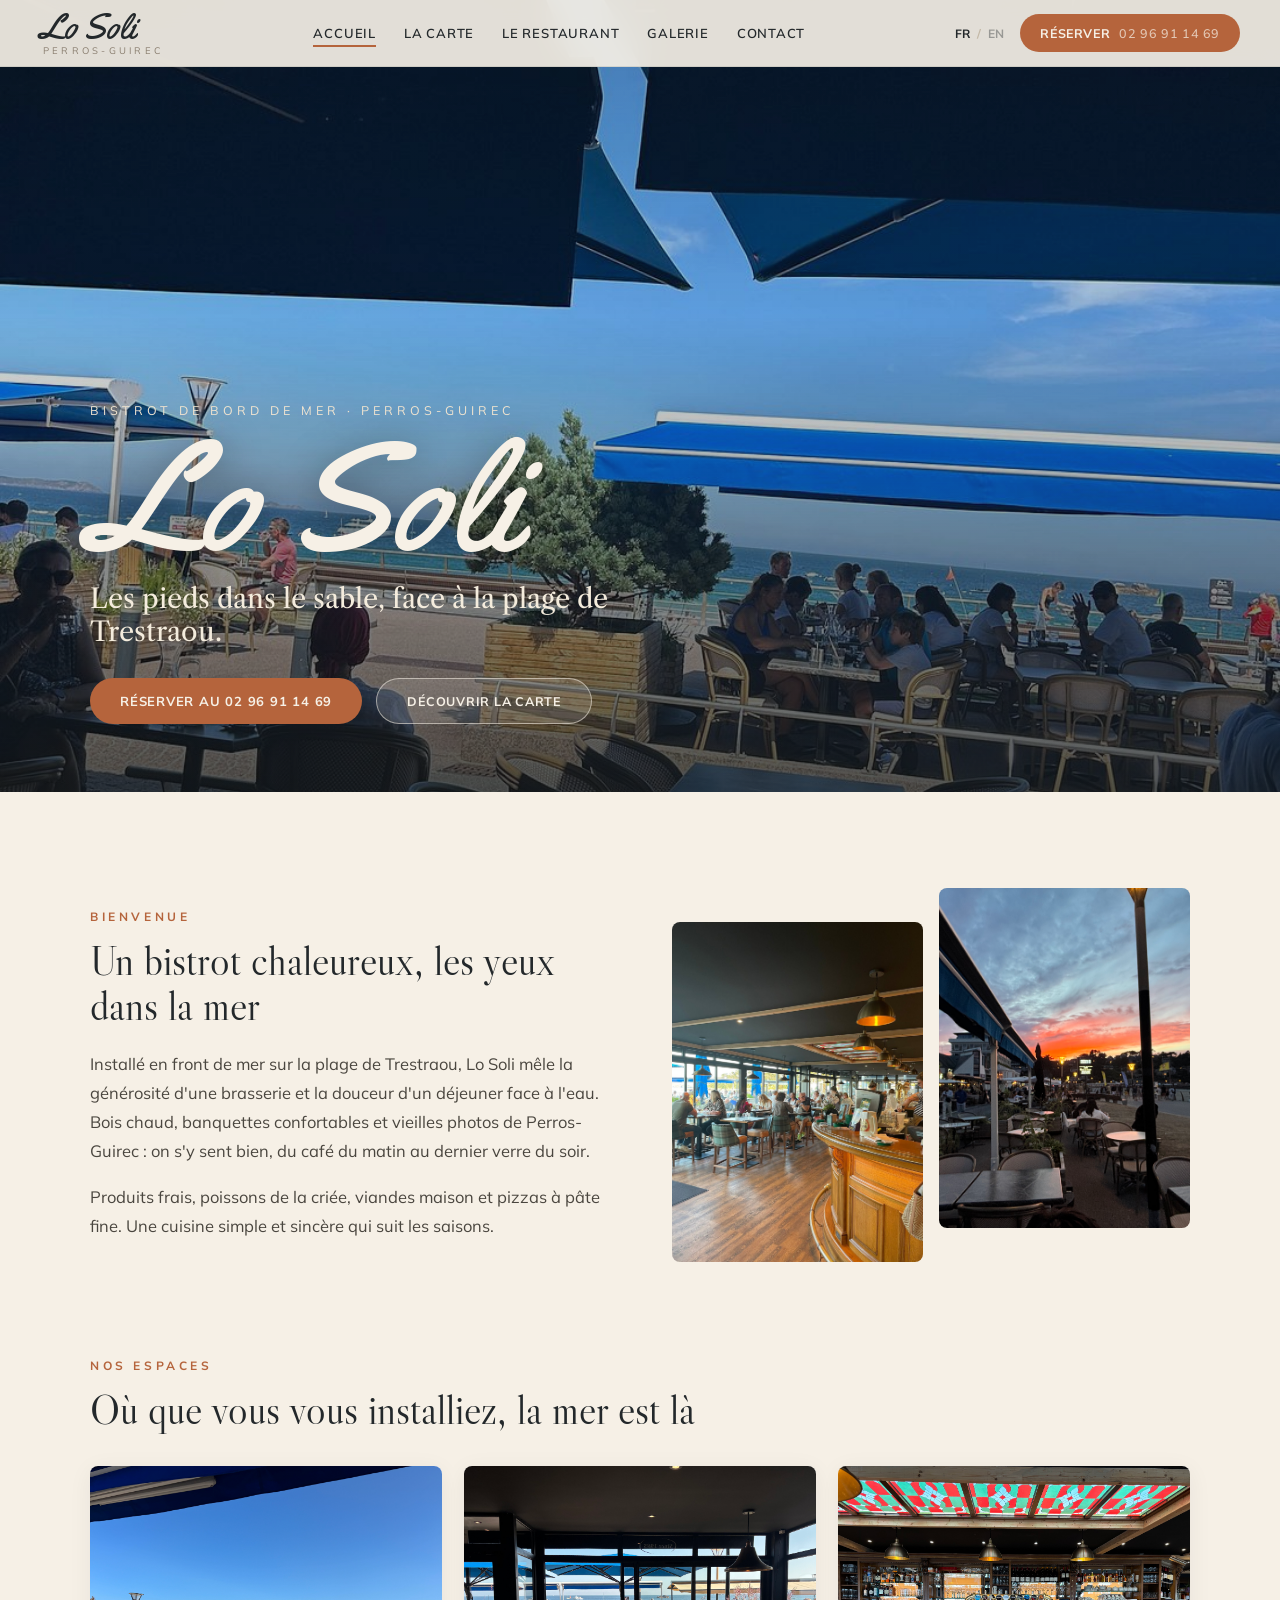
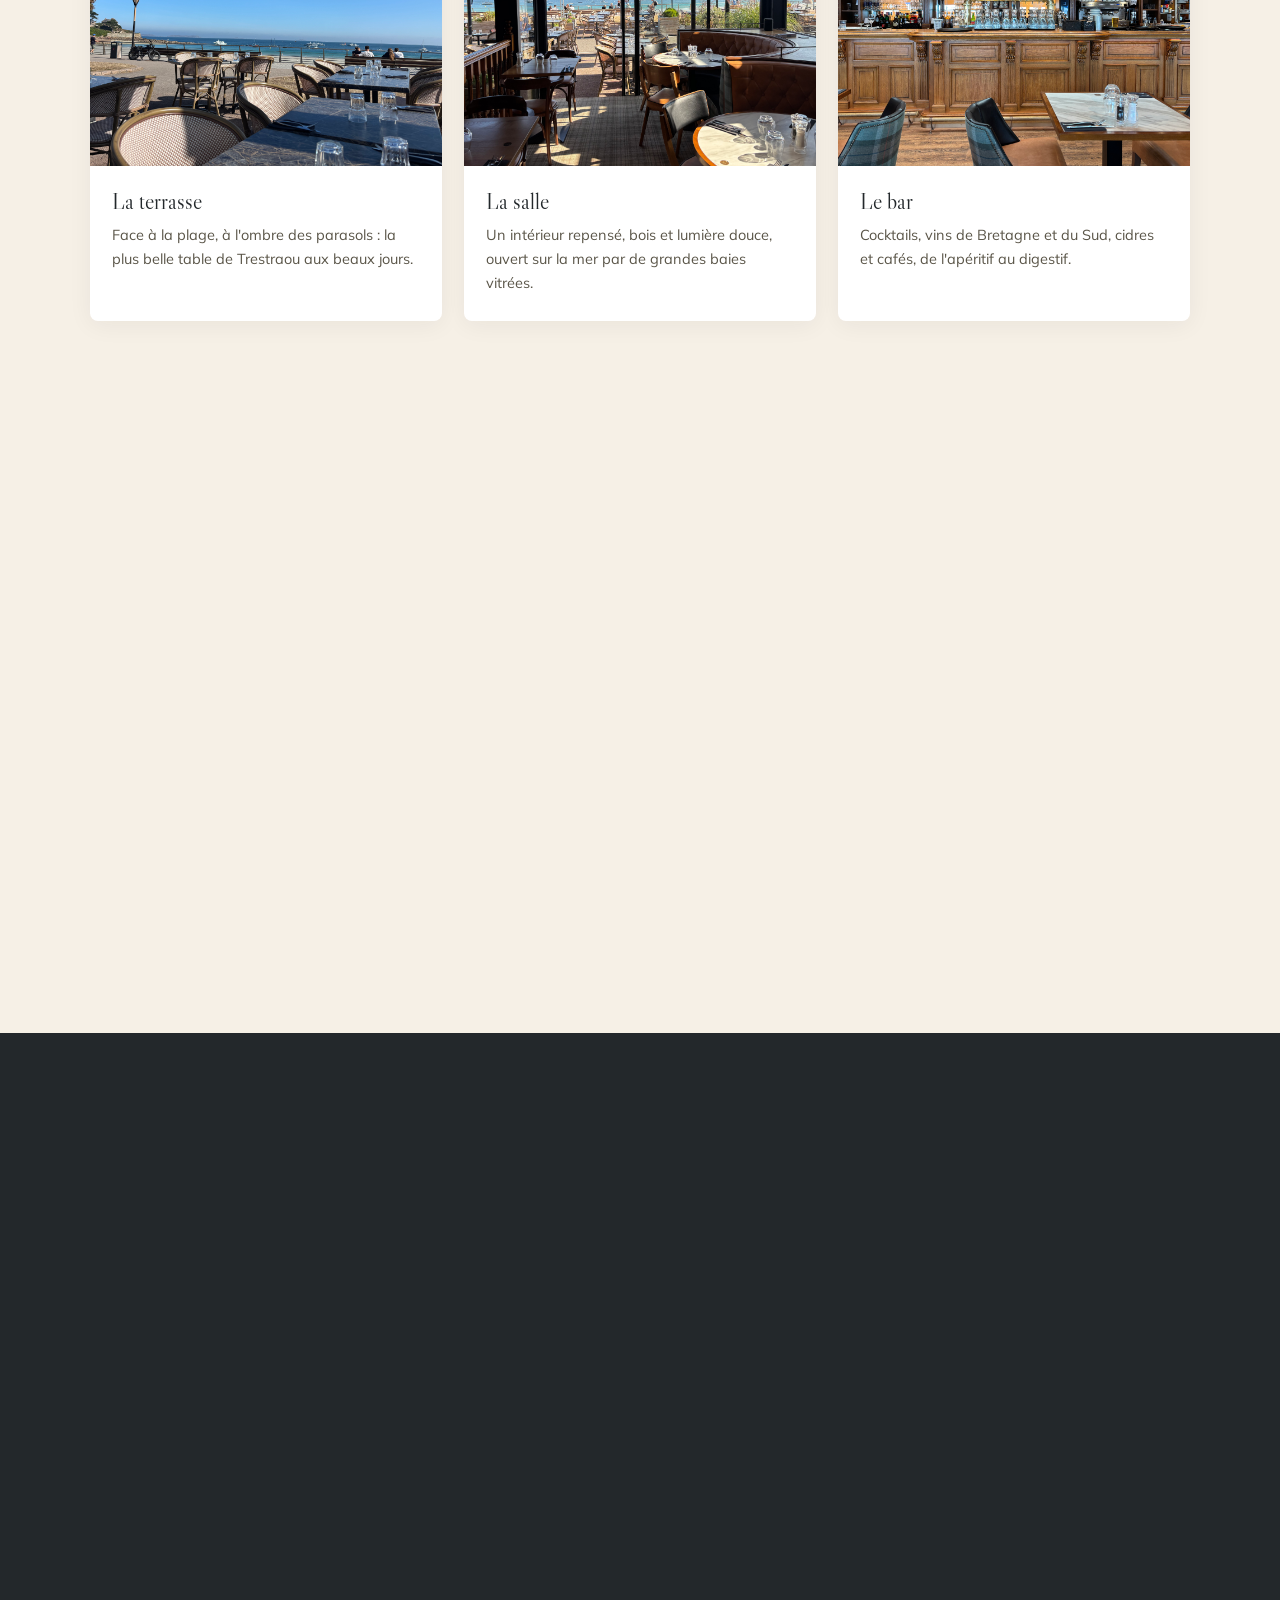
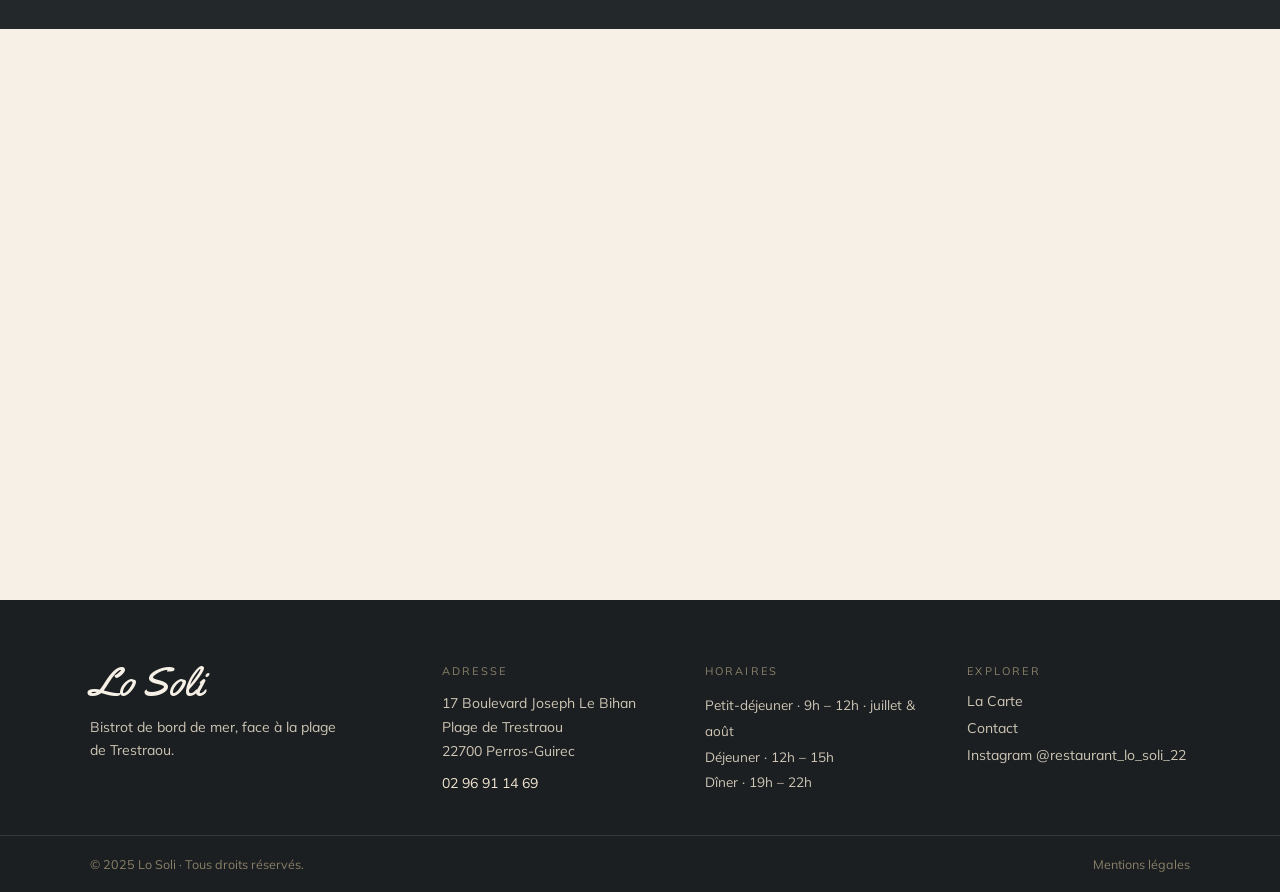
<file: index.html>
<!DOCTYPE html>
<html lang="fr">
<head>
  <meta charset="utf-8">
  <meta name="viewport" content="width=device-width, initial-scale=1">
  <title>Lo Soli · Bistrot de bord de mer · Perros-Guirec</title>
  <meta name="description" content="Lo Soli, bistrot de bord de mer face à la plage de Trestraou à Perros-Guirec. Poissons, grillades, pizzas et terrasse vue mer.">
  <meta property="og:type" content="restaurant">
  <meta property="og:site_name" content="Lo Soli">
  <meta property="og:title" content="Lo Soli · Bistrot de bord de mer · Perros-Guirec">
  <meta property="og:description" content="Lo Soli, bistrot de bord de mer face à la plage de Trestraou à Perros-Guirec. Poissons, grillades, pizzas et terrasse vue mer.">
  <meta property="og:image" content="https://lo-soli.fr/assets/terrasse.jpg">
  <meta property="og:url" content="https://lo-soli.fr/">
  <meta property="og:locale" content="fr_FR">
  <link rel="preconnect" href="https://fonts.googleapis.com">
  <link rel="preconnect" href="https://fonts.gstatic.com" crossorigin>
  <link href="https://fonts.googleapis.com/css2?family=Libre+Caslon+Display&family=Libre+Caslon+Text:ital,wght@0,400;0,700;1,400&family=Mulish:wght@300;400;500;600;700&family=Yellowtail&display=swap" rel="stylesheet">
  <link rel="icon" type="image/png" sizes="512x512" href="favicon.png">
  <link rel="apple-touch-icon" sizes="512x512" href="favicon.png">
  <link rel="stylesheet" href="styles.css">
  <script type="application/ld+json">
  {
    "@context": "https://schema.org",
    "@type": "Restaurant",
    "name": "Lo Soli",
    "description": "Bistrot de bord de mer face à la plage de Trestraou à Perros-Guirec.",
    "url": "https://lo-soli.fr",
    "telephone": "+33296911469",
    "image": "https://lo-soli.fr/assets/terrasse.jpg",
    "priceRange": "€€",
    "servesCuisine": ["Française", "Fruits de mer", "Poissons", "Pizzas"],
    "address": {
      "@type": "PostalAddress",
      "streetAddress": "17 Boulevard Joseph Le Bihan",
      "addressLocality": "Perros-Guirec",
      "postalCode": "22700",
      "addressCountry": "FR"
    },
    "geo": {
      "@type": "GeoCoordinates",
      "latitude": 48.8156,
      "longitude": -3.4573
    },
    "openingHoursSpecification": [
      { "@type": "OpeningHoursSpecification", "dayOfWeek": ["Monday","Tuesday","Wednesday","Thursday","Friday","Saturday","Sunday"], "opens": "09:00", "closes": "11:00" },
      { "@type": "OpeningHoursSpecification", "dayOfWeek": ["Monday","Tuesday","Wednesday","Thursday","Friday","Saturday","Sunday"], "opens": "12:00", "closes": "14:00" },
      { "@type": "OpeningHoursSpecification", "dayOfWeek": ["Monday","Tuesday","Wednesday","Thursday","Friday","Saturday","Sunday"], "opens": "19:00", "closes": "21:00" }
    ],
    "sameAs": ["https://www.instagram.com/restaurant_lo_soli_22/"]
  }
  </script>
</head>
<body data-page="accueil">

  <header class="site-header">
    <a href="index.html" class="site-logo" data-nav>
      <span class="logo-name">Lo Soli</span>
      <span class="logo-sub">Perros-Guirec</span>
    </a>
    <nav class="site-nav" id="site-nav">
      <a href="index.html"       class="nav-link" data-nav data-page="accueil" data-i18n="nav_accueil">Accueil</a>
      <a href="carte.html"       class="nav-link" data-nav data-page="carte"   data-i18n="nav_carte">La Carte</a>
      <a href="restaurant.html"  class="nav-link" data-nav data-page="resto"   data-i18n="nav_resto">Le Restaurant</a>
      <a href="galerie.html"     class="nav-link" data-nav data-page="galerie" data-i18n="nav_galerie">Galerie</a>
      <a href="contact.html"     class="nav-link" data-nav data-page="contact" data-i18n="nav_contact">Contact</a>
    </nav>
    <div class="header-actions">
      <div class="lang-toggle">
        <button class="lang-btn active" id="btn-fr">FR</button>
        <span class="lang-sep">/</span>
        <button class="lang-btn" id="btn-en">EN</button>
      </div>
      <a href="tel:+33296911469" class="btn-reserve">
        <span data-i18n="reserve">Réserver</span>
        <span class="phone">02 96 91 14 69</span>
      </a>
      <button class="hamburger" id="hamburger" aria-label="Menu" aria-expanded="false">
        <span></span><span></span><span></span>
      </button>
    </div>
  </header>

<div class="page-wrap">
  <main>

    <!-- HERO -->
    <section class="hero">
      <img class="hero-img" src="assets/terrasse.jpg" alt="Terrasse Lo Soli face à la mer" fetchpriority="high">
      <div class="hero-overlay"></div>
      <div class="hero-content">
        <p class="hero-kicker" data-i18n="hero_kicker">Bistrot de bord de mer · Perros-Guirec</p>
        <div class="hero-title">Lo Soli</div>
        <p class="hero-subtitle" data-i18n="hero_tag">Les pieds dans le sable, face à la plage de Trestraou.</p>
        <div class="hero-actions">
          <a href="tel:+33296911469" class="btn-primary" data-i18n="band_cta">Réserver au 02 96 91 14 69</a>
          <a href="carte.html" class="btn-outline btn-outline-light" data-nav data-i18n="cta_menu">Découvrir la carte</a>
        </div>
      </div>
    </section>

    <!-- INTRO -->
    <section class="intro-grid" style="max-width:1180px;margin:0 auto;padding:96px 40px 40px">
      <div>
        <p class="kicker" data-reveal data-i18n="intro_k">Bienvenue</p>
        <h2 class="section-title" data-reveal data-delay="1" data-i18n="intro_t">Un bistrot chaleureux, les yeux dans la mer</h2>
        <p style="font-size:16.5px;line-height:1.75;color:#4a463f;margin:22px 0 18px" data-reveal data-delay="2" data-i18n="intro_p1">Installé en front de mer sur la plage de Trestraou, Lo Soli mêle la générosité d'une brasserie et la douceur d'un déjeuner face à l'eau.</p>
        <p style="font-size:16.5px;line-height:1.75;color:#4a463f;margin:0" data-reveal data-delay="3" data-i18n="intro_p2">Produits frais, poissons de la criée, viandes maison et pizzas à pâte fine. Une cuisine simple et sincère.</p>
      </div>
      <div class="intro-imgs" data-reveal data-delay="2">
        <img src="assets/interieur.jpg" alt="Intérieur Lo Soli" style="width:100%;height:340px;object-fit:cover;border-radius:8px;margin-top:34px" loading="lazy">
        <img src="assets/coucher-soleil-terrasse.jpg" alt="Coucher de soleil sur la terrasse de Lo Soli" style="width:100%;height:340px;object-fit:cover;border-radius:8px" loading="lazy">
      </div>
    </section>

    <!-- NOS ESPACES -->
    <section style="max-width:1180px;margin:0 auto;padding:56px 40px">
      <div style="margin-bottom:34px">
        <p class="kicker" data-reveal data-i18n="tables_k">Nos espaces</p>
        <h2 class="section-title" data-reveal data-delay="1" data-i18n="tables_t">Où que vous vous installiez, la mer est là</h2>
      </div>
      <div id="tables-grid" class="tables-outer">
        <!-- built by JS -->
      </div>
    </section>

    <!-- INCONTOURNABLES -->
    <section style="max-width:1180px;margin:0 auto;padding:56px 40px 72px">
      <div style="text-align:center;margin-bottom:40px">
        <p class="kicker" data-reveal data-i18n="sig_k">À la carte</p>
        <h2 class="section-title" data-reveal data-delay="1" data-i18n="sig_t">Les incontournables</h2>
        <p style="font-size:16px;color:#5a5548;margin:10px 0 0" data-reveal data-delay="2" data-i18n="sig_p">Quelques plats qui reviennent à chaque table.</p>
      </div>
      <div id="sig-dishes" class="sig-outer">
        <!-- built by JS -->
      </div>
      <div style="text-align:center;margin-top:38px" data-reveal>
        <a href="carte.html" class="btn-outline" data-nav data-i18n="sig_cta">Voir toute la carte</a>
      </div>
    </section>

    <!-- HORAIRES -->
    <section class="hours-band">
      <div class="hours-inner" style="max-width:1180px;margin:0 auto;padding:78px 40px">
        <div>
          <p class="kicker kicker-light" data-reveal data-i18n="hours_k">Horaires & services</p>
          <h2 class="section-title" style="color:#f6f0e6;font-family:'Libre Caslon Display',serif;font-weight:400;margin:0 0 26px" data-reveal data-delay="1" data-i18n="hours_t">Trois rendez-vous chaque jour</h2>
          <div data-reveal data-delay="2">
            <div class="hours-row">
              <span class="hours-label" data-i18n="h_break_t">Petit-déjeuner</span>
              <span class="hours-value" data-i18n="h_break_v">9h – 12h · juillet & août</span>
            </div>
            <div class="hours-row">
              <span class="hours-label" data-i18n="h_lunch_t">Déjeuner</span>
              <span class="hours-value" data-i18n="h_lunch_v">12h – 15h</span>
            </div>
            <div class="hours-row">
              <span class="hours-label" data-i18n="h_dinner_t">Dîner</span>
              <span class="hours-value" data-i18n="h_dinner_v">19h – 22h</span>
            </div>
          </div>
          <p style="font-size:14.5px;color:#cfc6b6;margin:22px 0 26px" data-reveal data-delay="3" data-i18n="hours_note">Réservation conseillée par téléphone, surtout en saison.</p>
          <a href="tel:+33296911469" class="btn-primary" data-reveal data-delay="4" data-i18n="band_cta">Réserver au 02 96 91 14 69</a>
        </div>
        <img src="assets/salle-vue-mer.jpg" alt="Salle vue mer" style="width:100%;height:440px;object-fit:cover;border-radius:8px" loading="lazy" data-reveal data-delay="2">
      </div>
    </section>

    <!-- INSTAGRAM -->
    <section style="max-width:1180px;margin:0 auto;padding:80px 40px">
      <div style="text-align:center;margin-bottom:34px">
        <p class="kicker" data-reveal data-i18n="insta_k">@restaurant_lo_soli_22</p>
        <h2 class="section-title" data-reveal data-delay="1" data-i18n="insta_t">Suivez la vie du Soli</h2>
        <p style="font-size:16px;color:#5a5548;margin:10px auto 0;max-width:520px" data-reveal data-delay="2" data-i18n="insta_p">Les plats du jour, les couchers de soleil sur Trestraou et l'ambiance en salle.</p>
      </div>
      <div id="insta-grid" class="insta-grid" data-reveal data-delay="1"><!-- built by JS --></div>
      <div style="text-align:center;margin-top:34px" data-reveal>
        <a href="https://www.instagram.com/restaurant_lo_soli_22/" target="_blank" rel="noopener" class="btn-outline" data-i18n="insta_cta">Nous suivre sur Instagram</a>
      </div>
    </section>

  </main>

  <!-- FOOTER -->
  <footer class="site-footer">
    <div class="footer-inner">
      <div>
        <div class="footer-logo">Lo Soli</div>
        <p class="footer-tagline" data-i18n="foot_tag">Bistrot de bord de mer, face à la plage de Trestraou.</p>
      </div>
      <div>
        <p class="footer-col-title" data-i18n="address_title">Adresse</p>
        <p class="footer-addr" data-i18n="addr">17 Boulevard Joseph Le Bihan
Plage de Trestraou
22700 Perros-Guirec</p>
        <a href="tel:+33296911469" class="footer-tel">02 96 91 14 69</a>
      </div>
      <div>
        <p class="footer-col-title" data-i18n="hours_title2">Horaires</p>
        <p class="footer-hours-text" id="footer-hours"></p>
      </div>
      <div>
        <p class="footer-col-title" data-i18n="foot_follow">Explorer</p>
        <div class="footer-links">
          <a href="carte.html"   class="footer-link" data-nav data-i18n="nav_carte">La Carte</a>
          <a href="contact.html" class="footer-link" data-nav data-i18n="nav_contact">Contact</a>
          <a href="https://www.instagram.com/restaurant_lo_soli_22/" target="_blank" rel="noopener" class="footer-link">Instagram @restaurant_lo_soli_22</a>
        </div>
      </div>
    </div>
    <div class="footer-bottom">
      <div class="footer-bottom-inner">
        <p class="footer-copy">© 2025 Lo Soli · <span data-i18n="rights">Tous droits réservés.</span></p>
        <a href="mentions-legales.html" class="footer-legal-link" data-nav data-i18n="nav_legal">Mentions légales</a>
      </div>
    </div>
  </footer>

</div>
<script src="main.js"></script>
</body>
</html>
</file>
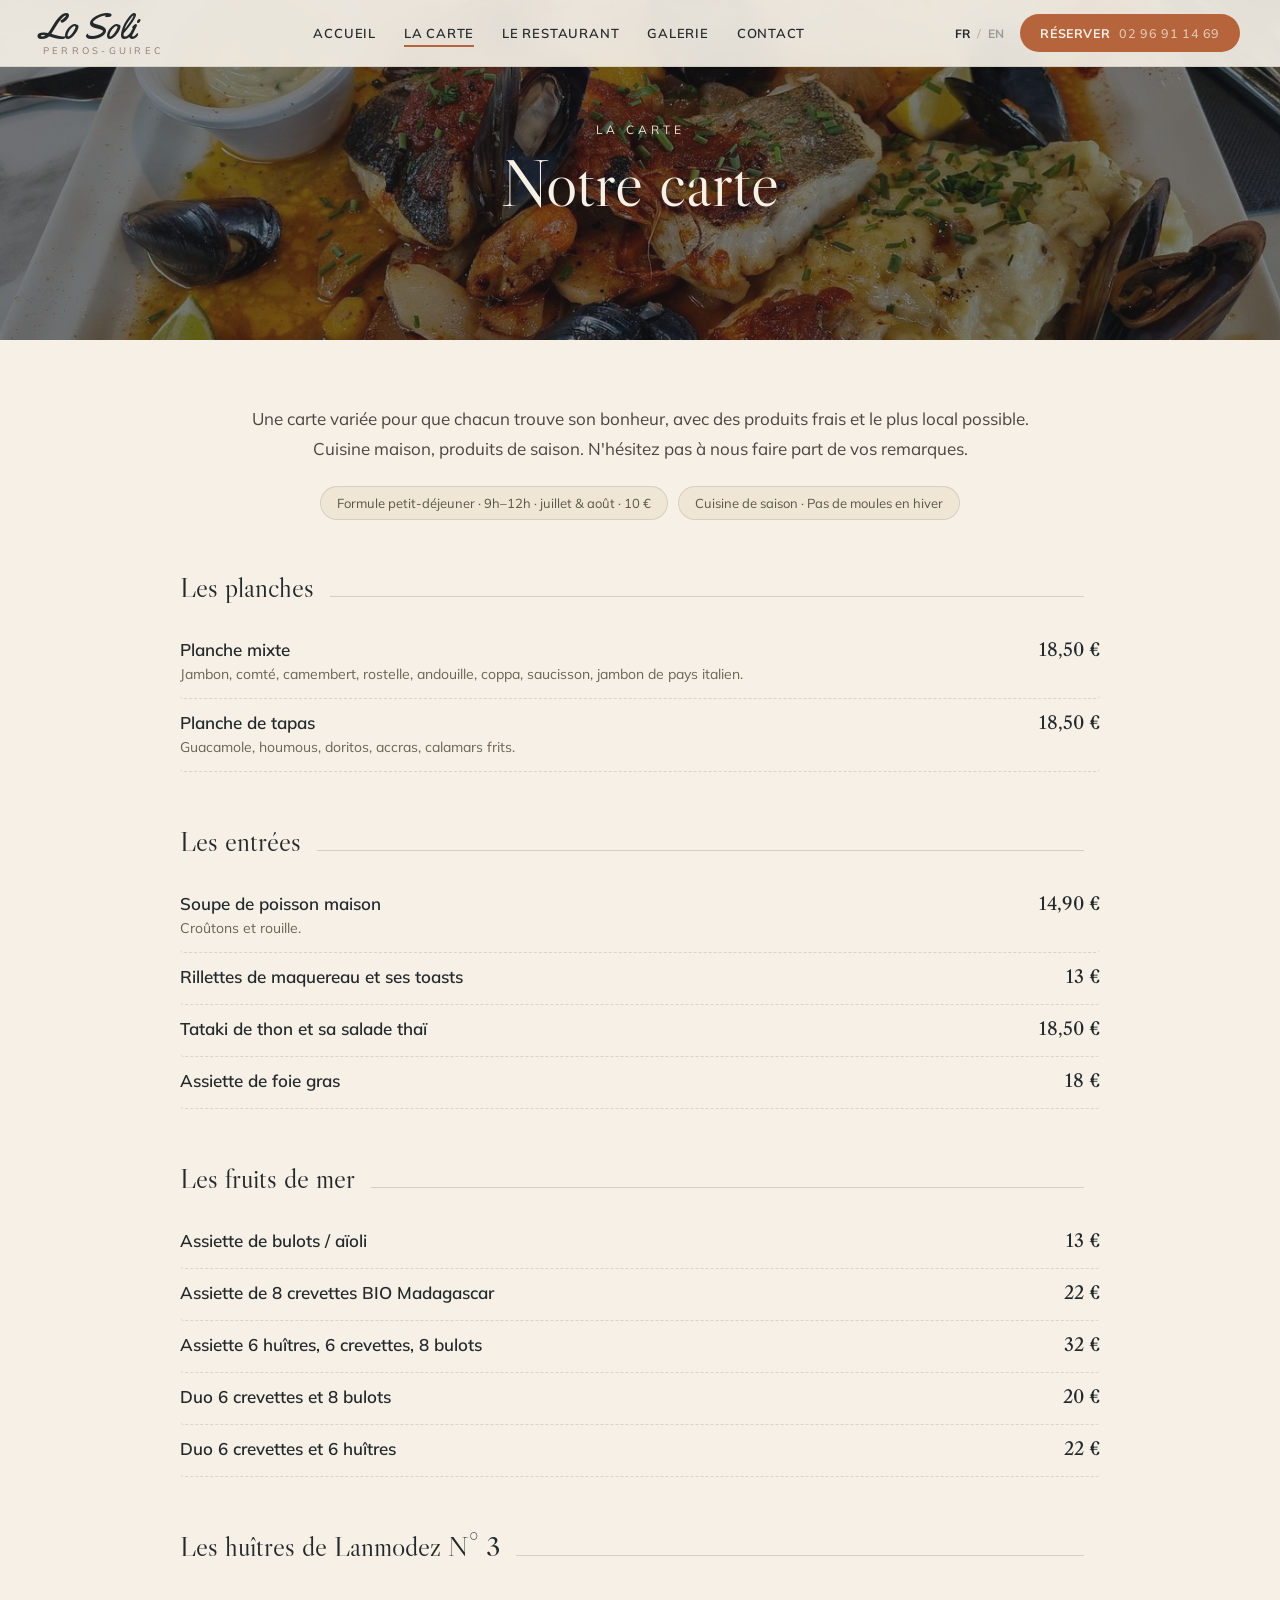
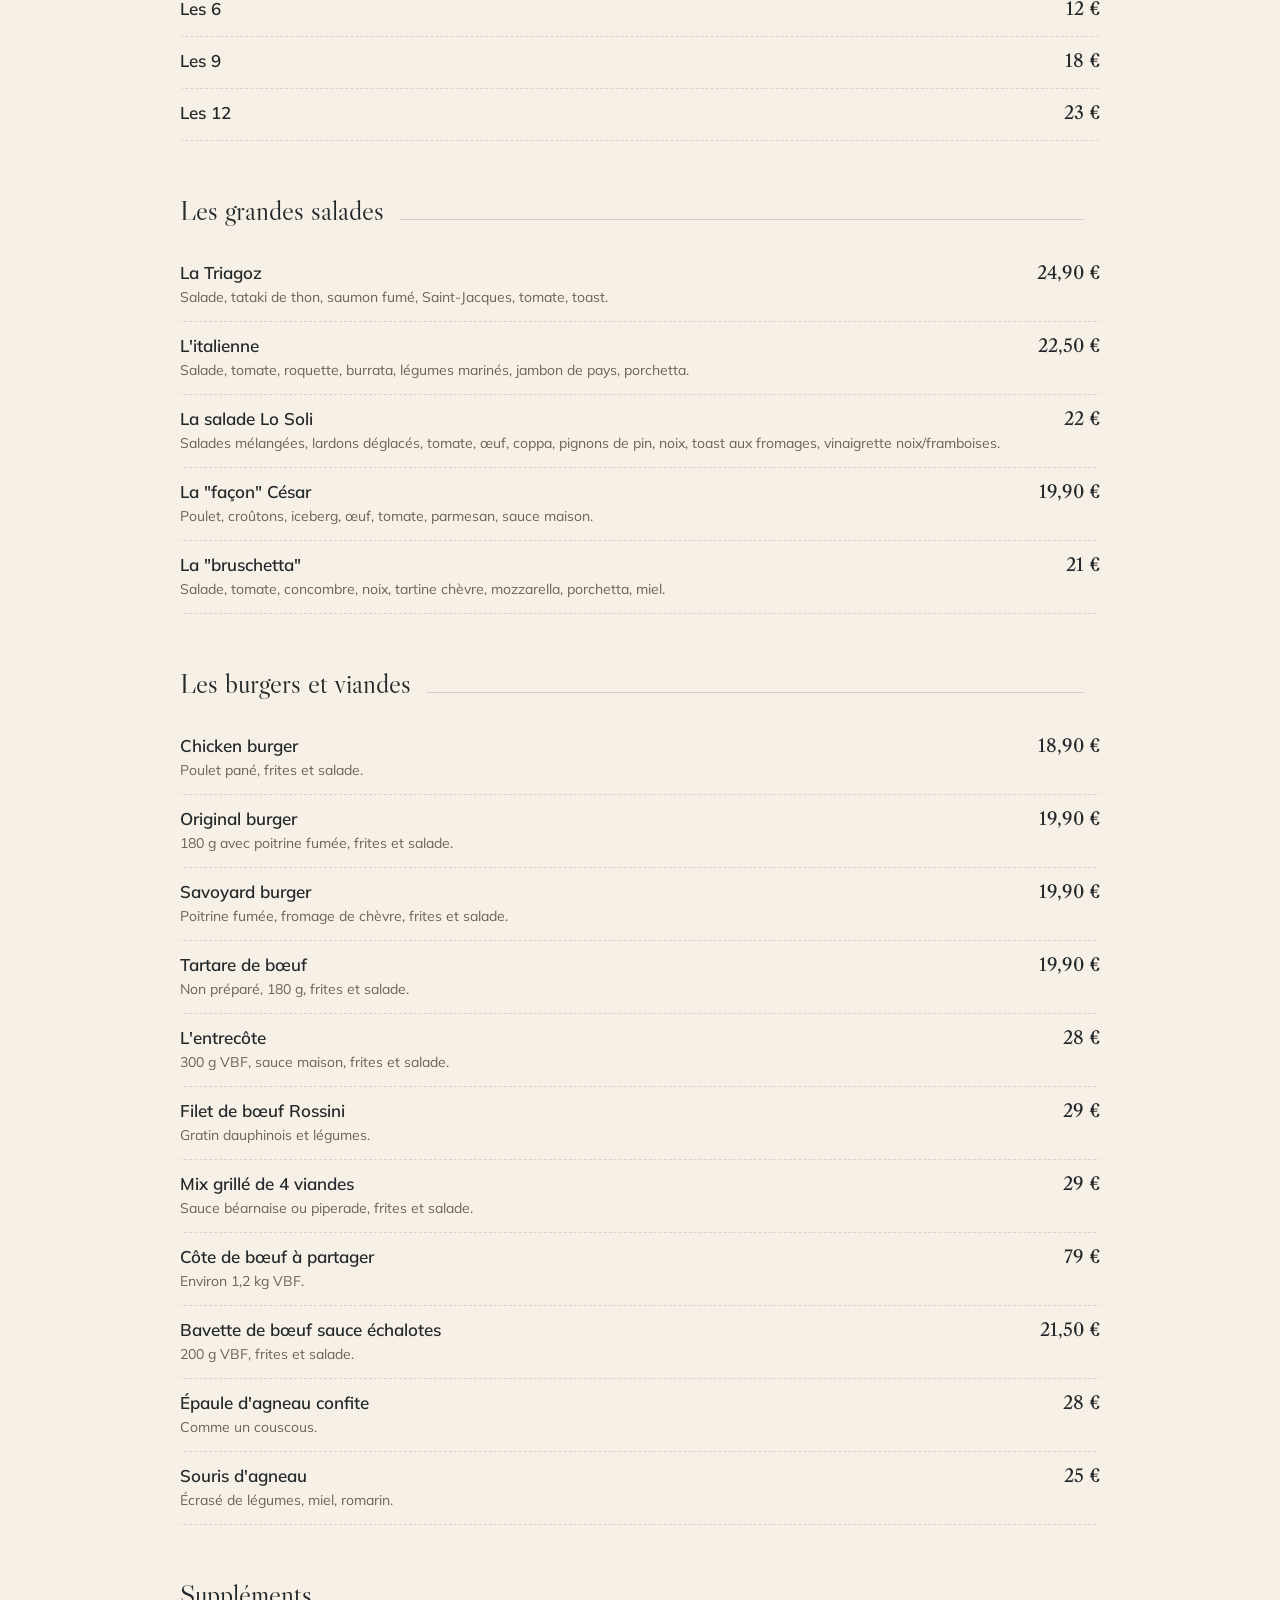
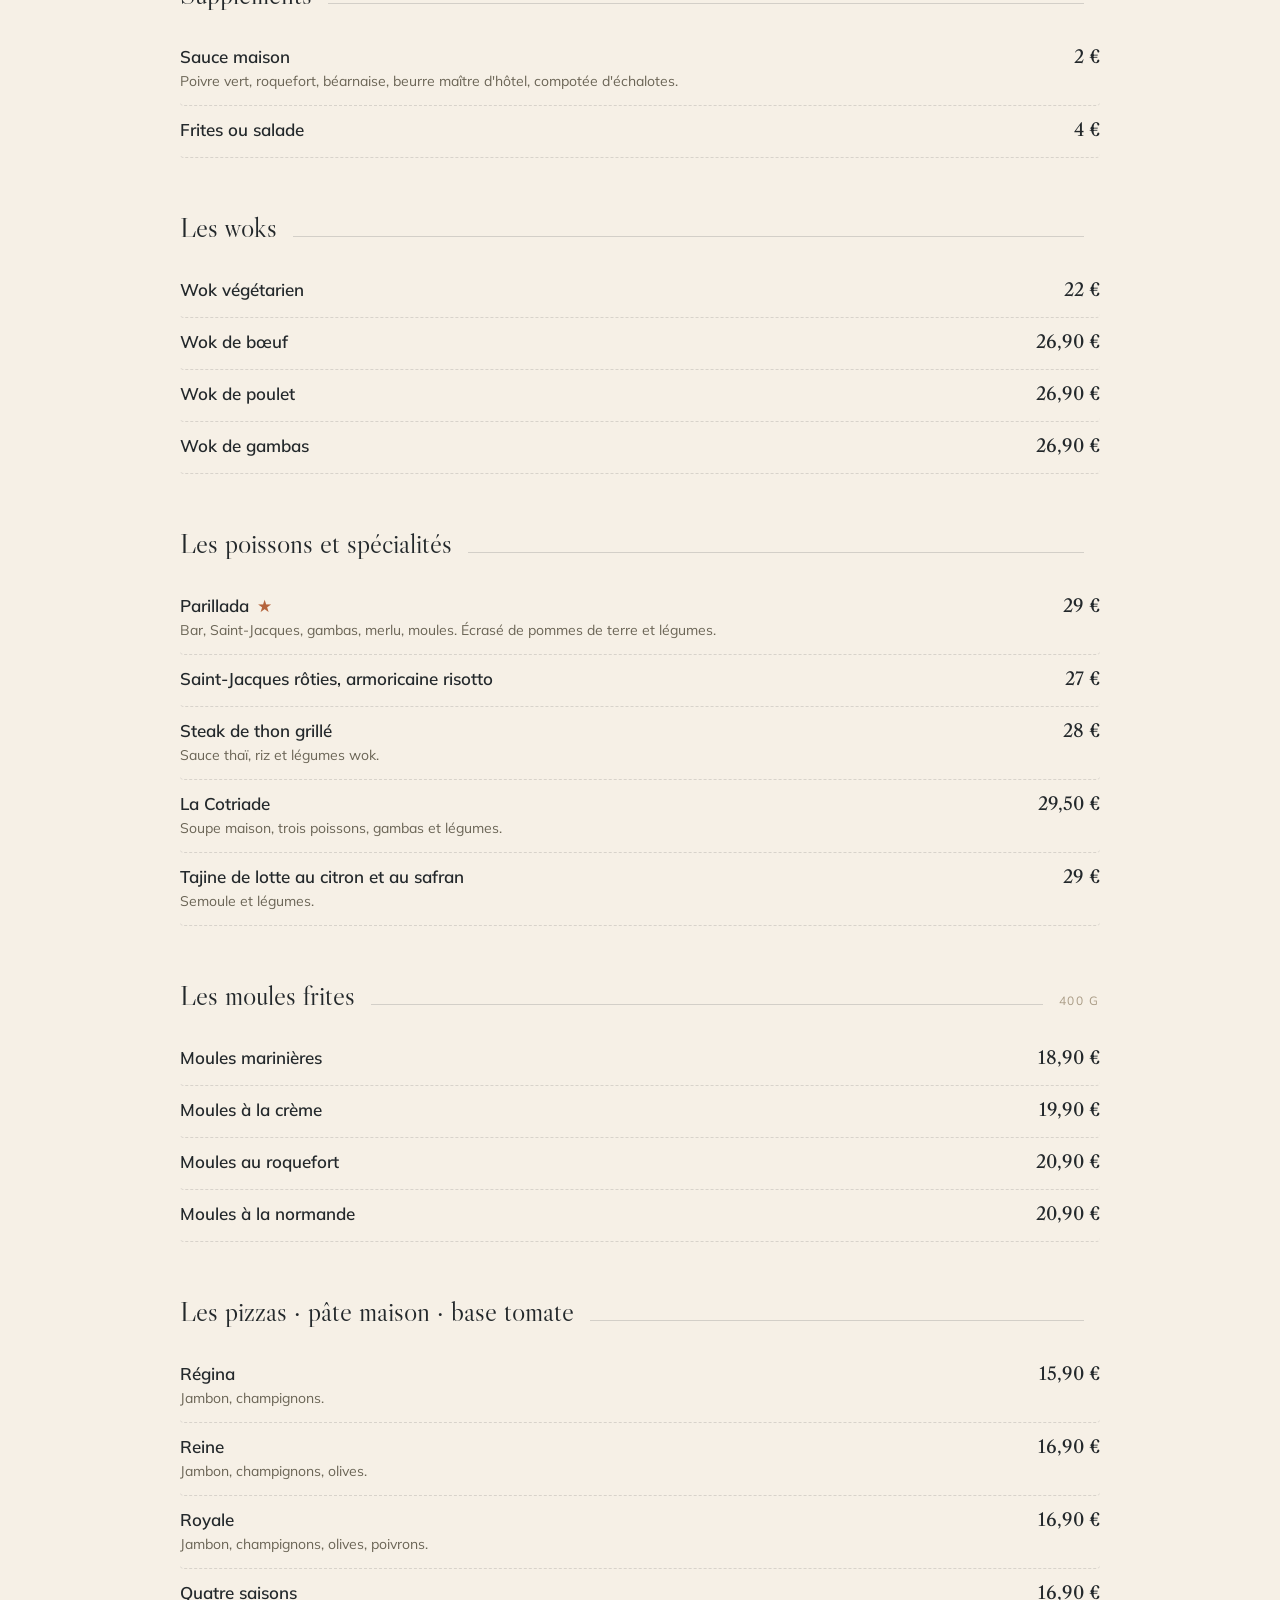
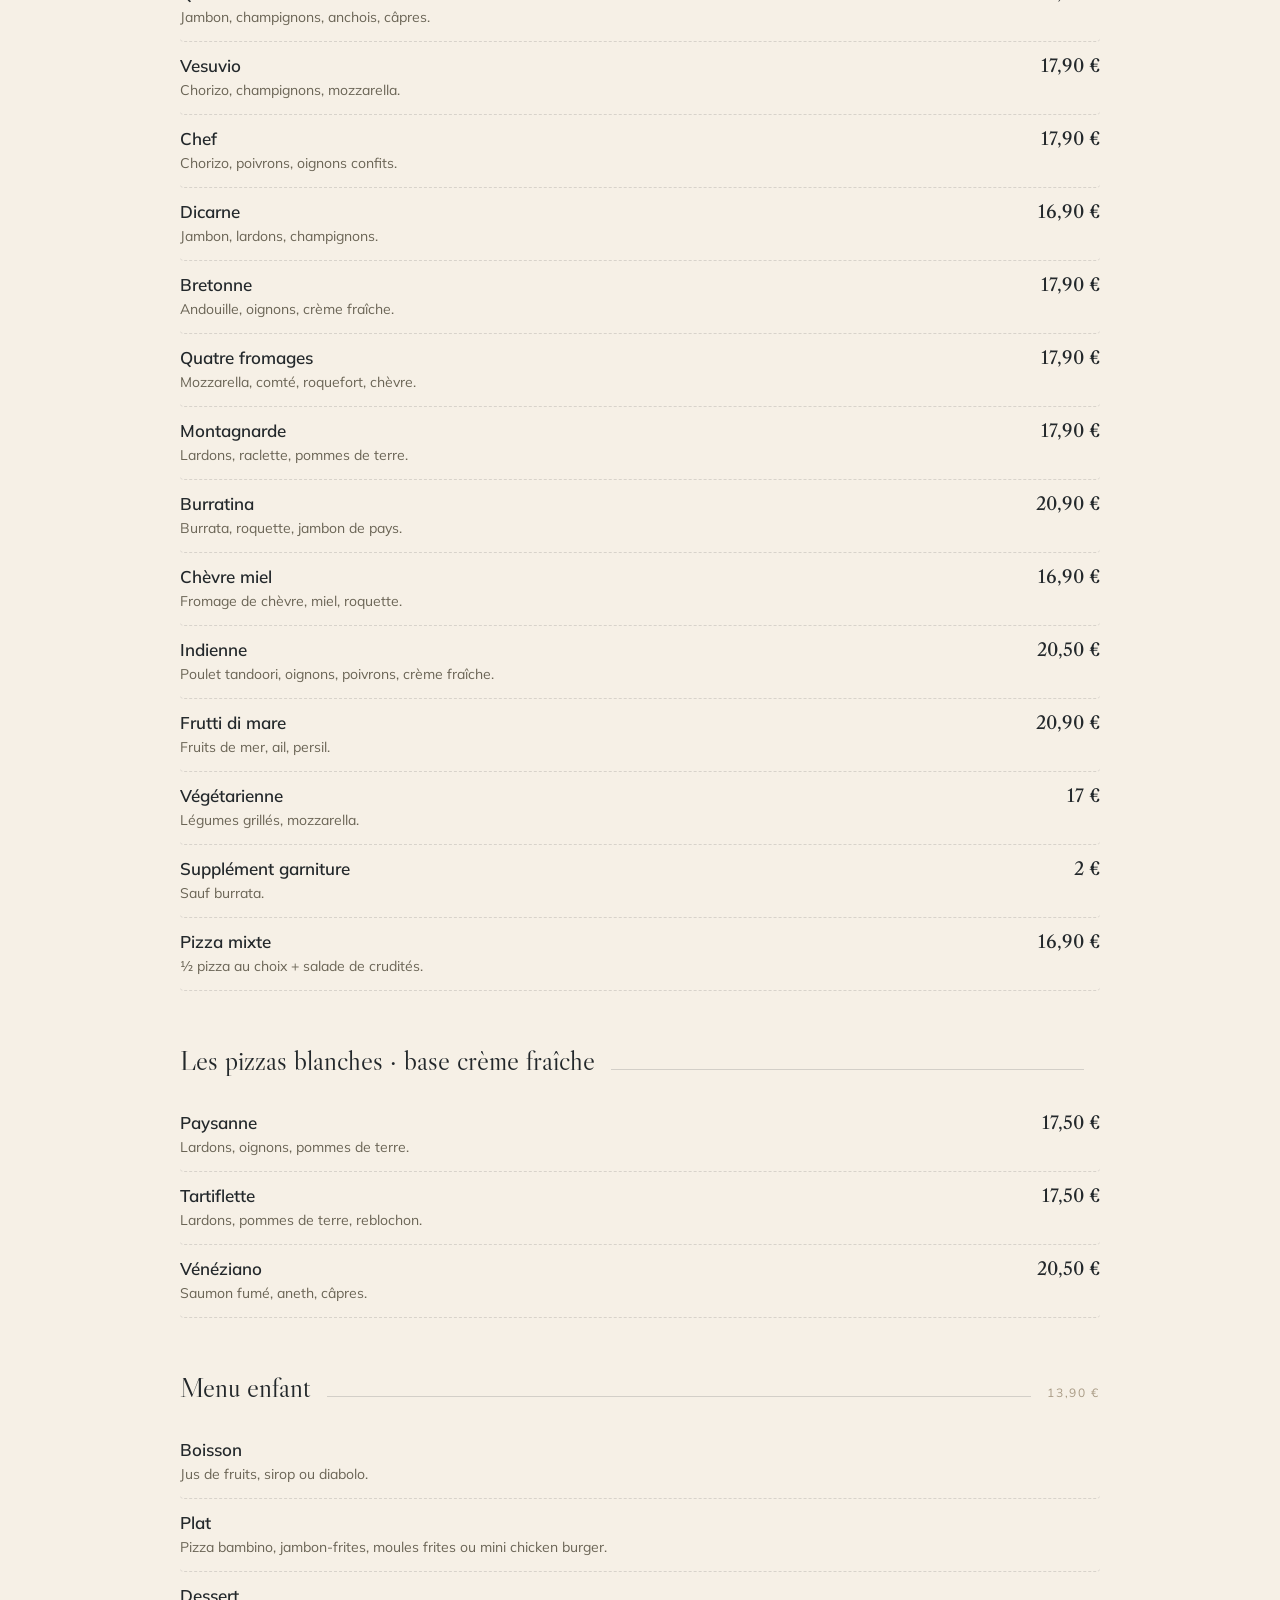
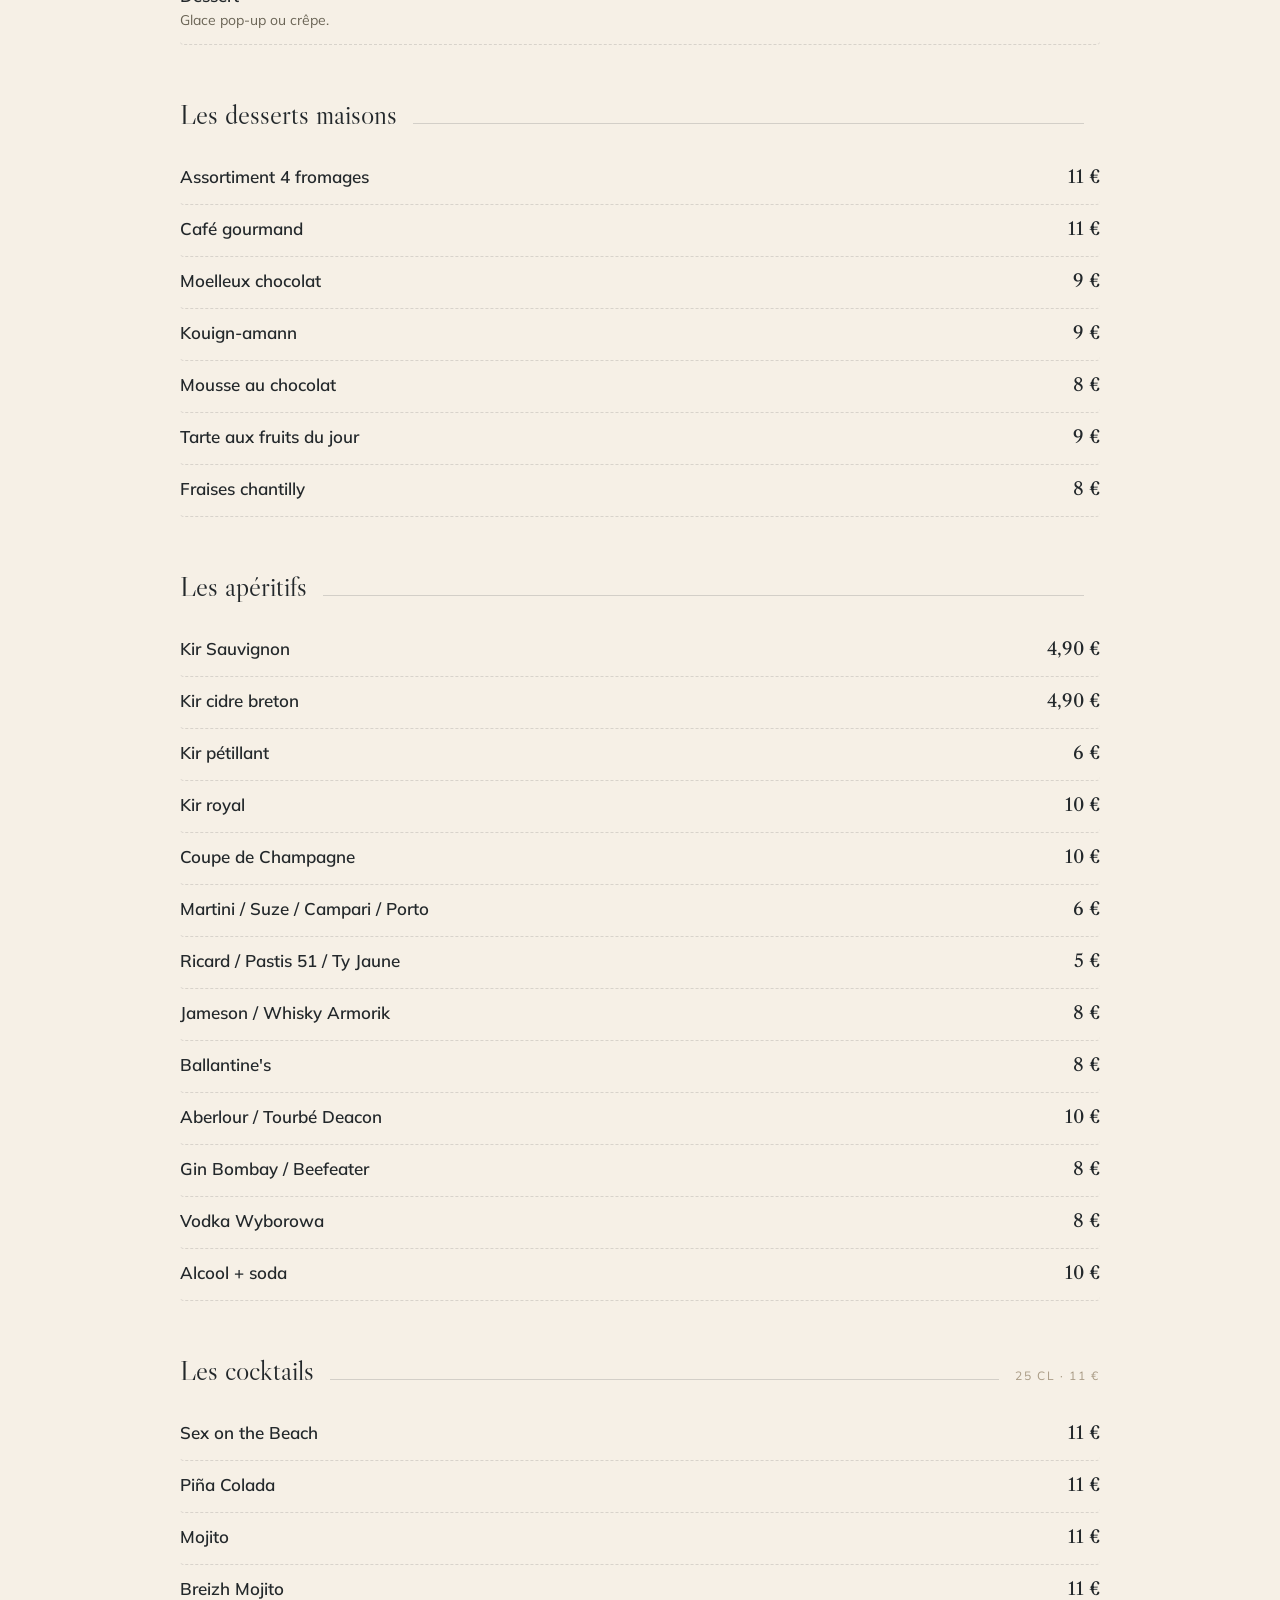
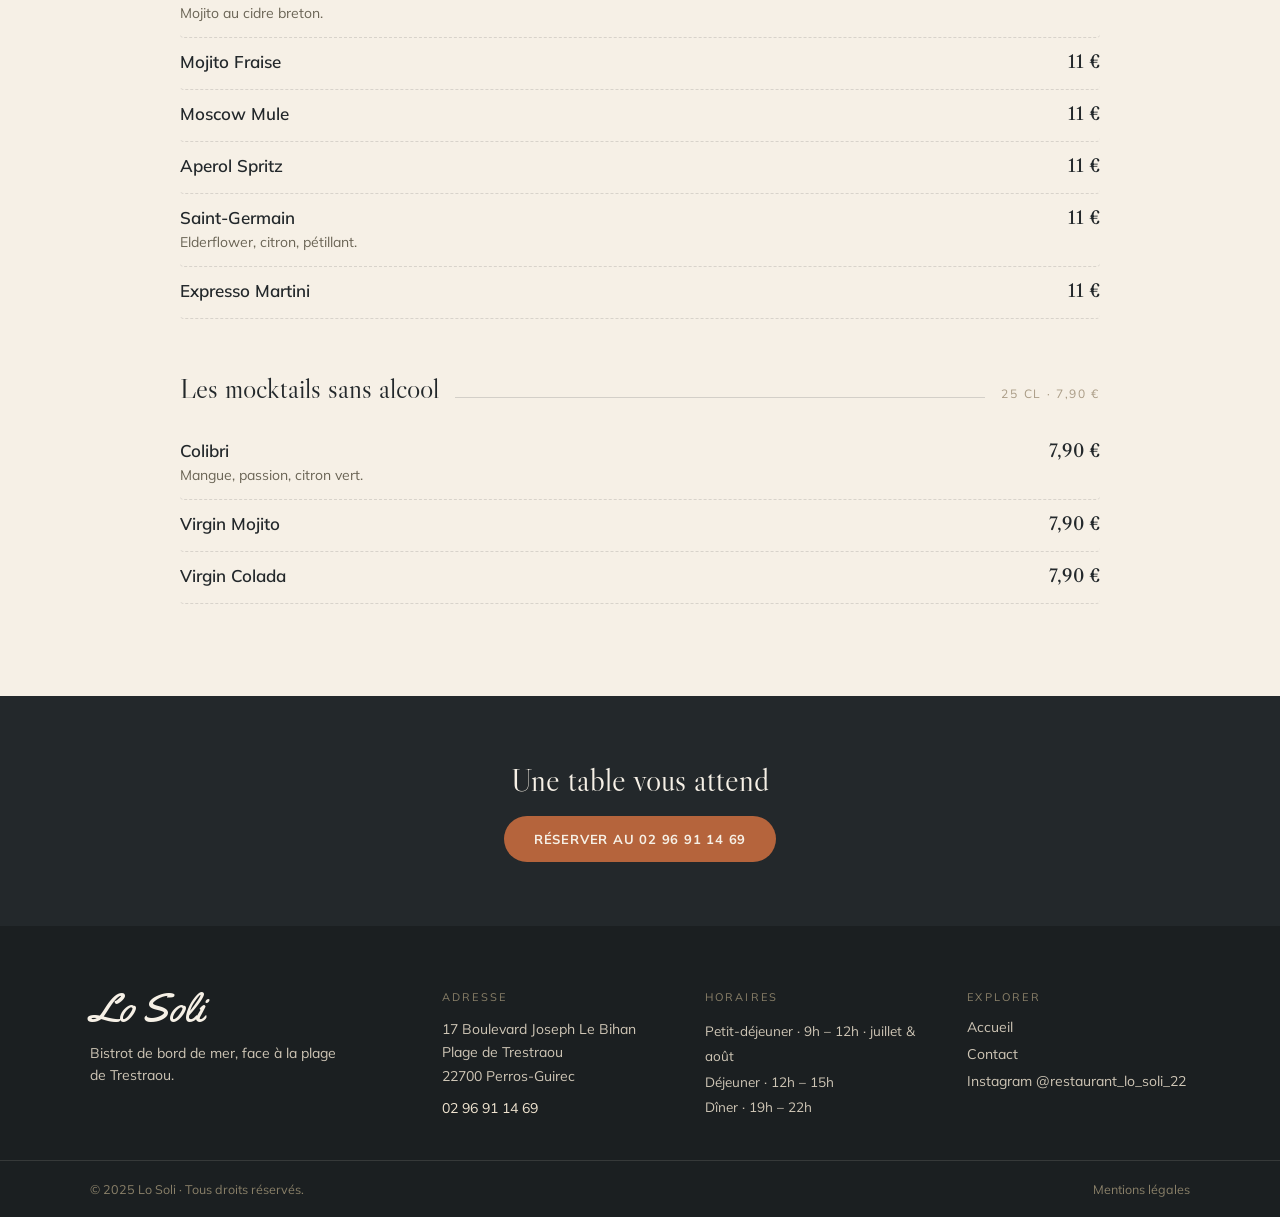
<file: carte.html>
<!DOCTYPE html>
<html lang="fr">
<head>
  <meta charset="utf-8">
  <meta name="viewport" content="width=device-width, initial-scale=1">
  <title>La Carte · Lo Soli · Perros-Guirec</title>
  <meta name="description" content="La carte de Lo Soli : poissons, grillades, pizzas, desserts maison. Bistrot de la plage de Trestraou.">
  <meta property="og:type" content="website">
  <meta property="og:site_name" content="Lo Soli">
  <meta property="og:title" content="La Carte · Lo Soli · Perros-Guirec">
  <meta property="og:description" content="La carte de Lo Soli : poissons, grillades, pizzas, desserts maison. Bistrot de la plage de Trestraou.">
  <meta property="og:image" content="https://lo-soli.fr/assets/parillada.jpg">
  <meta property="og:url" content="https://lo-soli.fr/carte.html">
  <meta property="og:locale" content="fr_FR">
  <link rel="preconnect" href="https://fonts.googleapis.com">
  <link rel="preconnect" href="https://fonts.gstatic.com" crossorigin>
  <link href="https://fonts.googleapis.com/css2?family=Libre+Caslon+Display&family=Libre+Caslon+Text:ital,wght@0,400;0,700;1,400&family=Mulish:wght@300;400;500;600;700&family=Yellowtail&display=swap" rel="stylesheet">
  <link rel="icon" type="image/png" sizes="512x512" href="favicon.png">
  <link rel="apple-touch-icon" sizes="512x512" href="favicon.png">
  <link rel="stylesheet" href="styles.css">
</head>
<body data-page="carte">

  <header class="site-header">
    <a href="index.html" class="site-logo" data-nav>
      <span class="logo-name">Lo Soli</span>
      <span class="logo-sub">Perros-Guirec</span>
    </a>
    <nav class="site-nav" id="site-nav">
      <a href="index.html"       class="nav-link" data-nav data-page="accueil" data-i18n="nav_accueil">Accueil</a>
      <a href="carte.html"       class="nav-link" data-nav data-page="carte"   data-i18n="nav_carte">La Carte</a>
      <a href="restaurant.html"  class="nav-link" data-nav data-page="resto"   data-i18n="nav_resto">Le Restaurant</a>
      <a href="galerie.html"     class="nav-link" data-nav data-page="galerie" data-i18n="nav_galerie">Galerie</a>
      <a href="contact.html"     class="nav-link" data-nav data-page="contact" data-i18n="nav_contact">Contact</a>
    </nav>
    <div class="header-actions">
      <div class="lang-toggle">
        <button class="lang-btn active" id="btn-fr">FR</button>
        <span class="lang-sep">/</span>
        <button class="lang-btn" id="btn-en">EN</button>
      </div>
      <a href="tel:+33296911469" class="btn-reserve">
        <span data-i18n="reserve">Réserver</span>
        <span class="phone">02 96 91 14 69</span>
      </a>
      <button class="hamburger" id="hamburger" aria-label="Menu" aria-expanded="false">
        <span></span><span></span><span></span>
      </button>
    </div>
  </header>

<div class="page-wrap">
  <main>

    <!-- PAGE HERO -->
    <div class="page-hero">
      <img class="page-hero-img" src="assets/parillada.jpg" alt="Parillada Lo Soli" fetchpriority="high">
      <div class="page-hero-overlay"></div>
      <div class="page-hero-content">
        <p class="page-hero-kicker" data-i18n="carte_k">La carte</p>
        <h1 class="page-hero-title" data-i18n="carte_t">Notre carte</h1>
      </div>
    </div>

    <!-- INTRO CARTE -->
    <section style="max-width:900px;margin:0 auto;padding:64px 40px 30px;text-align:center">
      <p style="font-size:17px;line-height:1.75;color:#4a463f;margin:0 0 22px" data-reveal data-i18n="carte_p">Une cuisine de brasserie généreuse : poissons et fruits de mer de la criée, viandes maison, pizzas à pâte fine et desserts maison.</p>
      <div style="display:inline-flex;flex-wrap:wrap;gap:10px;justify-content:center" data-reveal data-delay="1">
        <span style="background:#efe6d6;border:1px solid rgba(35,40,43,.12);padding:8px 16px;border-radius:999px;font-size:13px;color:#5a5548" data-i18n="formule">Formule petit-déjeuner · 9h–12h · juillet & août · 10 €</span>
        <span style="background:#efe6d6;border:1px solid rgba(35,40,43,.12);padding:8px 16px;border-radius:999px;font-size:13px;color:#5a5548" data-i18n="carte_note">Plats savoyards en hiver · Homard sur commande la veille</span>
      </div>
    </section>

    <!-- MENU SECTIONS -->
    <section style="max-width:1000px;margin:0 auto;padding:20px 40px 40px">
      <div id="menu-sections"><!-- built by JS --></div>
    </section>

    <!-- CTA BAND -->
    <section style="background:#23282b;color:#f6f0e6;text-align:center">
      <div style="max-width:640px;margin:0 auto;padding:64px 40px">
        <h2 style="font-family:'Libre Caslon Display',serif;font-weight:400;font-size:32px;margin:0 0 16px" data-reveal data-i18n="carte_cta_t">Une table vous attend</h2>
        <a href="tel:+33296911469" class="btn-primary" data-reveal data-delay="1" data-i18n="band_cta">Réserver au 02 96 91 14 69</a>
      </div>
    </section>

  </main>

  <footer class="site-footer">
    <div class="footer-inner">
      <div>
        <div class="footer-logo">Lo Soli</div>
        <p class="footer-tagline" data-i18n="foot_tag">Bistrot de bord de mer, face à la plage de Trestraou.</p>
      </div>
      <div>
        <p class="footer-col-title" data-i18n="address_title">Adresse</p>
        <p class="footer-addr" data-i18n="addr">17 Boulevard Joseph Le Bihan
Plage de Trestraou
22700 Perros-Guirec</p>
        <a href="tel:+33296911469" class="footer-tel">02 96 91 14 69</a>
      </div>
      <div>
        <p class="footer-col-title" data-i18n="hours_title2">Horaires</p>
        <p class="footer-hours-text" id="footer-hours"></p>
      </div>
      <div>
        <p class="footer-col-title" data-i18n="foot_follow">Explorer</p>
        <div class="footer-links">
          <a href="index.html"   class="footer-link" data-nav data-i18n="nav_accueil">Accueil</a>
          <a href="contact.html" class="footer-link" data-nav data-i18n="nav_contact">Contact</a>
          <a href="https://www.instagram.com/restaurant_lo_soli_22/" target="_blank" rel="noopener" class="footer-link">Instagram @restaurant_lo_soli_22</a>
        </div>
      </div>
    </div>
    <div class="footer-bottom">
      <div class="footer-bottom-inner">
        <p class="footer-copy">© 2025 Lo Soli · <span data-i18n="rights">Tous droits réservés.</span></p>
        <a href="mentions-legales.html" class="footer-legal-link" data-nav data-i18n="nav_legal">Mentions légales</a>
      </div>
    </div>
  </footer>

</div>
<script src="main.js"></script>
</body>
</html>
</file>
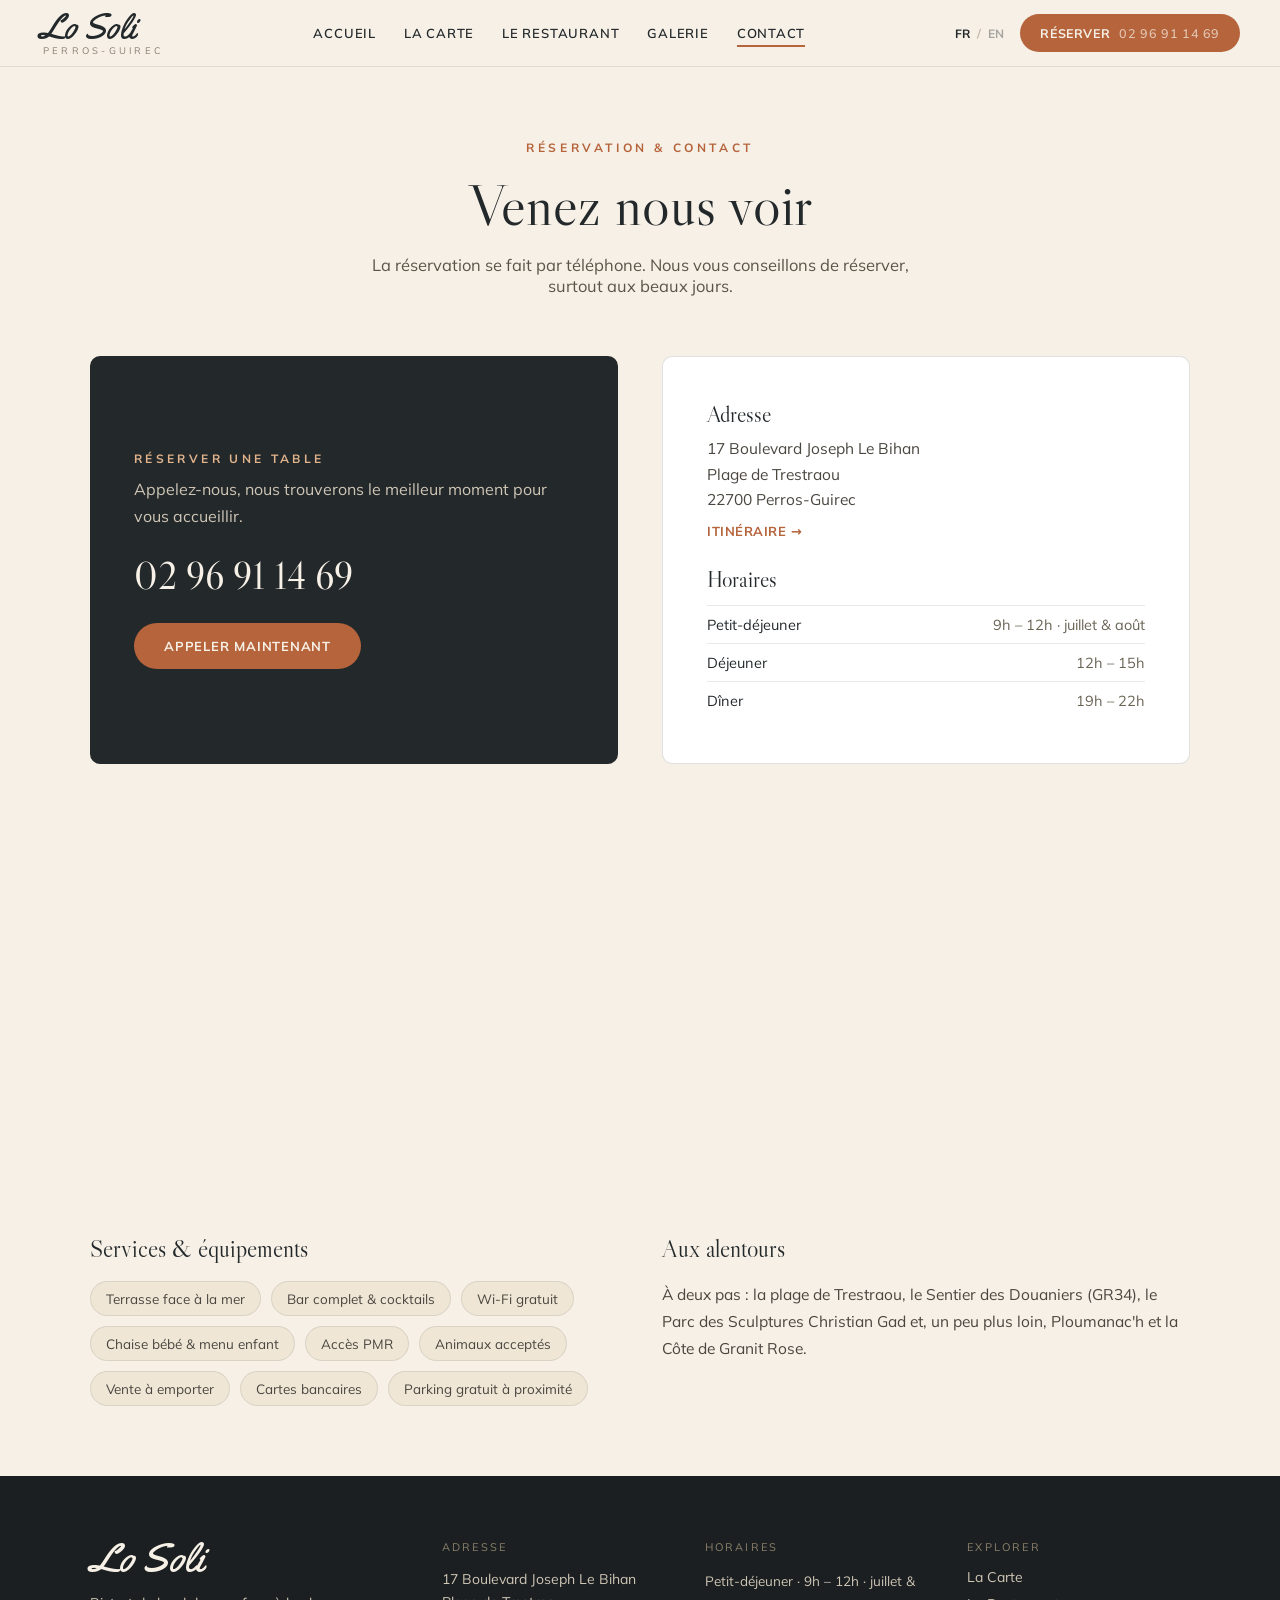
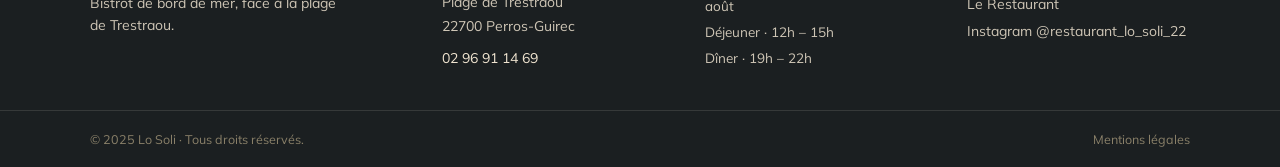
<file: contact.html>
<!DOCTYPE html>
<html lang="fr">
<head>
  <meta charset="utf-8">
  <meta name="viewport" content="width=device-width, initial-scale=1">
  <title>Contact & Réservation · Lo Soli · Perros-Guirec</title>
  <meta name="description" content="Réserver une table à Lo Soli. 02 96 91 14 69. 17 Boulevard Joseph Le Bihan, Plage de Trestraou, Perros-Guirec.">
  <meta property="og:type" content="website">
  <meta property="og:site_name" content="Lo Soli">
  <meta property="og:title" content="Contact & Réservation · Lo Soli · Perros-Guirec">
  <meta property="og:description" content="Réserver une table à Lo Soli. 02 96 91 14 69. 17 Boulevard Joseph Le Bihan, Plage de Trestraou, Perros-Guirec.">
  <meta property="og:image" content="https://lo-soli.fr/assets/terrasse.jpg">
  <meta property="og:url" content="https://lo-soli.fr/contact.html">
  <meta property="og:locale" content="fr_FR">
  <link rel="preconnect" href="https://fonts.googleapis.com">
  <link rel="preconnect" href="https://fonts.gstatic.com" crossorigin>
  <link href="https://fonts.googleapis.com/css2?family=Libre+Caslon+Display&family=Libre+Caslon+Text:ital,wght@0,400;0,700;1,400&family=Mulish:wght@300;400;500;600;700&family=Yellowtail&display=swap" rel="stylesheet">
  <link rel="icon" type="image/png" sizes="512x512" href="favicon.png">
  <link rel="apple-touch-icon" sizes="512x512" href="favicon.png">
  <link rel="stylesheet" href="styles.css">
</head>
<body data-page="contact">

  <header class="site-header">
    <a href="index.html" class="site-logo" data-nav>
      <span class="logo-name">Lo Soli</span>
      <span class="logo-sub">Perros-Guirec</span>
    </a>
    <nav class="site-nav" id="site-nav">
      <a href="index.html"       class="nav-link" data-nav data-page="accueil" data-i18n="nav_accueil">Accueil</a>
      <a href="carte.html"       class="nav-link" data-nav data-page="carte"   data-i18n="nav_carte">La Carte</a>
      <a href="restaurant.html"  class="nav-link" data-nav data-page="resto"   data-i18n="nav_resto">Le Restaurant</a>
      <a href="galerie.html"     class="nav-link" data-nav data-page="galerie" data-i18n="nav_galerie">Galerie</a>
      <a href="contact.html"     class="nav-link" data-nav data-page="contact" data-i18n="nav_contact">Contact</a>
    </nav>
    <div class="header-actions">
      <div class="lang-toggle">
        <button class="lang-btn active" id="btn-fr">FR</button>
        <span class="lang-sep">/</span>
        <button class="lang-btn" id="btn-en">EN</button>
      </div>
      <a href="tel:+33296911469" class="btn-reserve">
        <span data-i18n="reserve">Réserver</span>
        <span class="phone">02 96 91 14 69</span>
      </a>
      <button class="hamburger" id="hamburger" aria-label="Menu" aria-expanded="false">
        <span></span><span></span><span></span>
      </button>
    </div>
  </header>

<div class="page-wrap">
  <main>

    <!-- HEADER -->
    <section style="max-width:1180px;margin:0 auto;padding:76px 40px 40px;text-align:center">
      <p class="kicker" data-reveal data-i18n="contact_k">Réservation & contact</p>
      <h1 style="font-family:'Libre Caslon Display',serif;font-weight:400;font-size:clamp(34px,5vw,58px);margin:0 0 14px" data-reveal data-delay="1" data-i18n="contact_t">Venez nous voir</h1>
      <p style="font-size:16.5px;color:#5a5548;margin:0 auto;max-width:560px" data-reveal data-delay="2" data-i18n="contact_lead">La réservation se fait par téléphone. Nous vous conseillons de réserver, surtout aux beaux jours.</p>
    </section>

    <!-- RÉSERVATION + ADRESSE -->
    <section style="max-width:1180px;margin:0 auto;padding:20px 40px 30px">
      <div class="contact-grid" data-reveal>
        <!-- Réservation -->
        <div class="contact-reserve">
          <p style="font-size:12px;letter-spacing:.28em;text-transform:uppercase;color:#e2b48c;margin:0 0 10px;font-weight:700" data-i18n="reserve_title">Réserver une table</p>
          <p style="font-size:16px;line-height:1.7;color:#cfc6b6;margin:0 0 22px" data-i18n="reserve_p">Appelez-nous, nous trouverons le meilleur moment pour vous accueillir.</p>
          <a href="tel:+33296911469" style="font-family:'Libre Caslon Display',serif;font-size:38px;color:#f6f0e6;text-decoration:none">02 96 91 14 69</a>
          <a href="tel:+33296911469" class="btn-primary" style="align-self:flex-start;margin-top:24px" data-i18n="call_now">Appeler maintenant</a>
        </div>
        <!-- Adresse + horaires -->
        <div class="contact-info">
          <div style="margin-bottom:26px">
            <h3 style="font-family:'Libre Caslon Display',serif;font-weight:400;font-size:22px;margin:0 0 8px" data-i18n="address_title">Adresse</h3>
            <p style="font-size:15.5px;line-height:1.65;color:#4a463f;margin:0;white-space:pre-line" data-i18n="addr">17 Boulevard Joseph Le Bihan
Plage de Trestraou
22700 Perros-Guirec</p>
            <a href="https://www.google.com/maps/search/?api=1&query=Lo+Soli+Perros-Guirec" target="_blank" rel="noopener" style="display:inline-block;margin-top:10px;font-size:13px;font-weight:700;letter-spacing:.04em;text-transform:uppercase" data-i18n="getdirections">Itinéraire →</a>
          </div>
          <div>
            <h3 style="font-family:'Libre Caslon Display',serif;font-weight:400;font-size:22px;margin:0 0 12px" data-i18n="hours_title2">Horaires</h3>
            <div class="info-row"><span data-i18n="h_break_t">Petit-déjeuner</span><span data-i18n="h_break_v">9h – 12h · juillet & août</span></div>
            <div class="info-row"><span data-i18n="h_lunch_t">Déjeuner</span><span data-i18n="h_lunch_v">12h – 15h</span></div>
            <div class="info-row"><span data-i18n="h_dinner_t">Dîner</span><span data-i18n="h_dinner_v">19h – 22h</span></div>
          </div>
        </div>
      </div>
    </section>

    <!-- CARTE -->
    <section style="max-width:1180px;margin:0 auto;padding:20px 40px 30px" data-reveal>
      <iframe
        title="Plan Lo Soli"
        src="https://www.openstreetmap.org/export/embed.html?bbox=-3.4620%2C48.8110%2C-3.4430%2C48.8210&layer=mapnik&marker=48.8156%2C-3.4573"
        class="map-frame"
        loading="lazy">
      </iframe>
    </section>

    <!-- SERVICES + ALENTOURS -->
    <section class="nearby-grid" style="max-width:1180px;margin:0 auto;padding:30px 40px 70px">
      <div data-reveal>
        <h3 style="font-family:'Libre Caslon Display',serif;font-weight:400;font-size:24px;margin:0 0 18px" data-i18n="services_title">Services & équipements</h3>
        <div id="services-grid" class="services-wrap"><!-- built by JS --></div>
      </div>
      <div data-reveal data-delay="1">
        <h3 style="font-family:'Libre Caslon Display',serif;font-weight:400;font-size:24px;margin:0 0 18px" data-i18n="nearby_title">Aux alentours</h3>
        <p style="font-size:15.5px;line-height:1.75;color:#4a463f;margin:0" data-i18n="nearby_text">À deux pas : la plage de Trestraou, le Sentier des Douaniers (GR34), le Parc des Sculptures Christian Gad.</p>
      </div>
    </section>

  </main>

  <footer class="site-footer">
    <div class="footer-inner">
      <div>
        <div class="footer-logo">Lo Soli</div>
        <p class="footer-tagline" data-i18n="foot_tag">Bistrot de bord de mer, face à la plage de Trestraou.</p>
      </div>
      <div>
        <p class="footer-col-title" data-i18n="address_title">Adresse</p>
        <p class="footer-addr" data-i18n="addr">17 Boulevard Joseph Le Bihan
Plage de Trestraou
22700 Perros-Guirec</p>
        <a href="tel:+33296911469" class="footer-tel">02 96 91 14 69</a>
      </div>
      <div>
        <p class="footer-col-title" data-i18n="hours_title2">Horaires</p>
        <p class="footer-hours-text" id="footer-hours"></p>
      </div>
      <div>
        <p class="footer-col-title" data-i18n="foot_follow">Explorer</p>
        <div class="footer-links">
          <a href="carte.html"      class="footer-link" data-nav data-i18n="nav_carte">La Carte</a>
          <a href="restaurant.html" class="footer-link" data-nav data-i18n="nav_resto">Le Restaurant</a>
          <a href="https://www.instagram.com/restaurant_lo_soli_22/" target="_blank" rel="noopener" class="footer-link">Instagram @restaurant_lo_soli_22</a>
        </div>
      </div>
    </div>
    <div class="footer-bottom">
      <div class="footer-bottom-inner">
        <p class="footer-copy">© 2025 Lo Soli · <span data-i18n="rights">Tous droits réservés.</span></p>
        <a href="mentions-legales.html" class="footer-legal-link" data-nav data-i18n="nav_legal">Mentions légales</a>
      </div>
    </div>
  </footer>

</div>
<script src="main.js"></script>
</body>
</html>
</file>
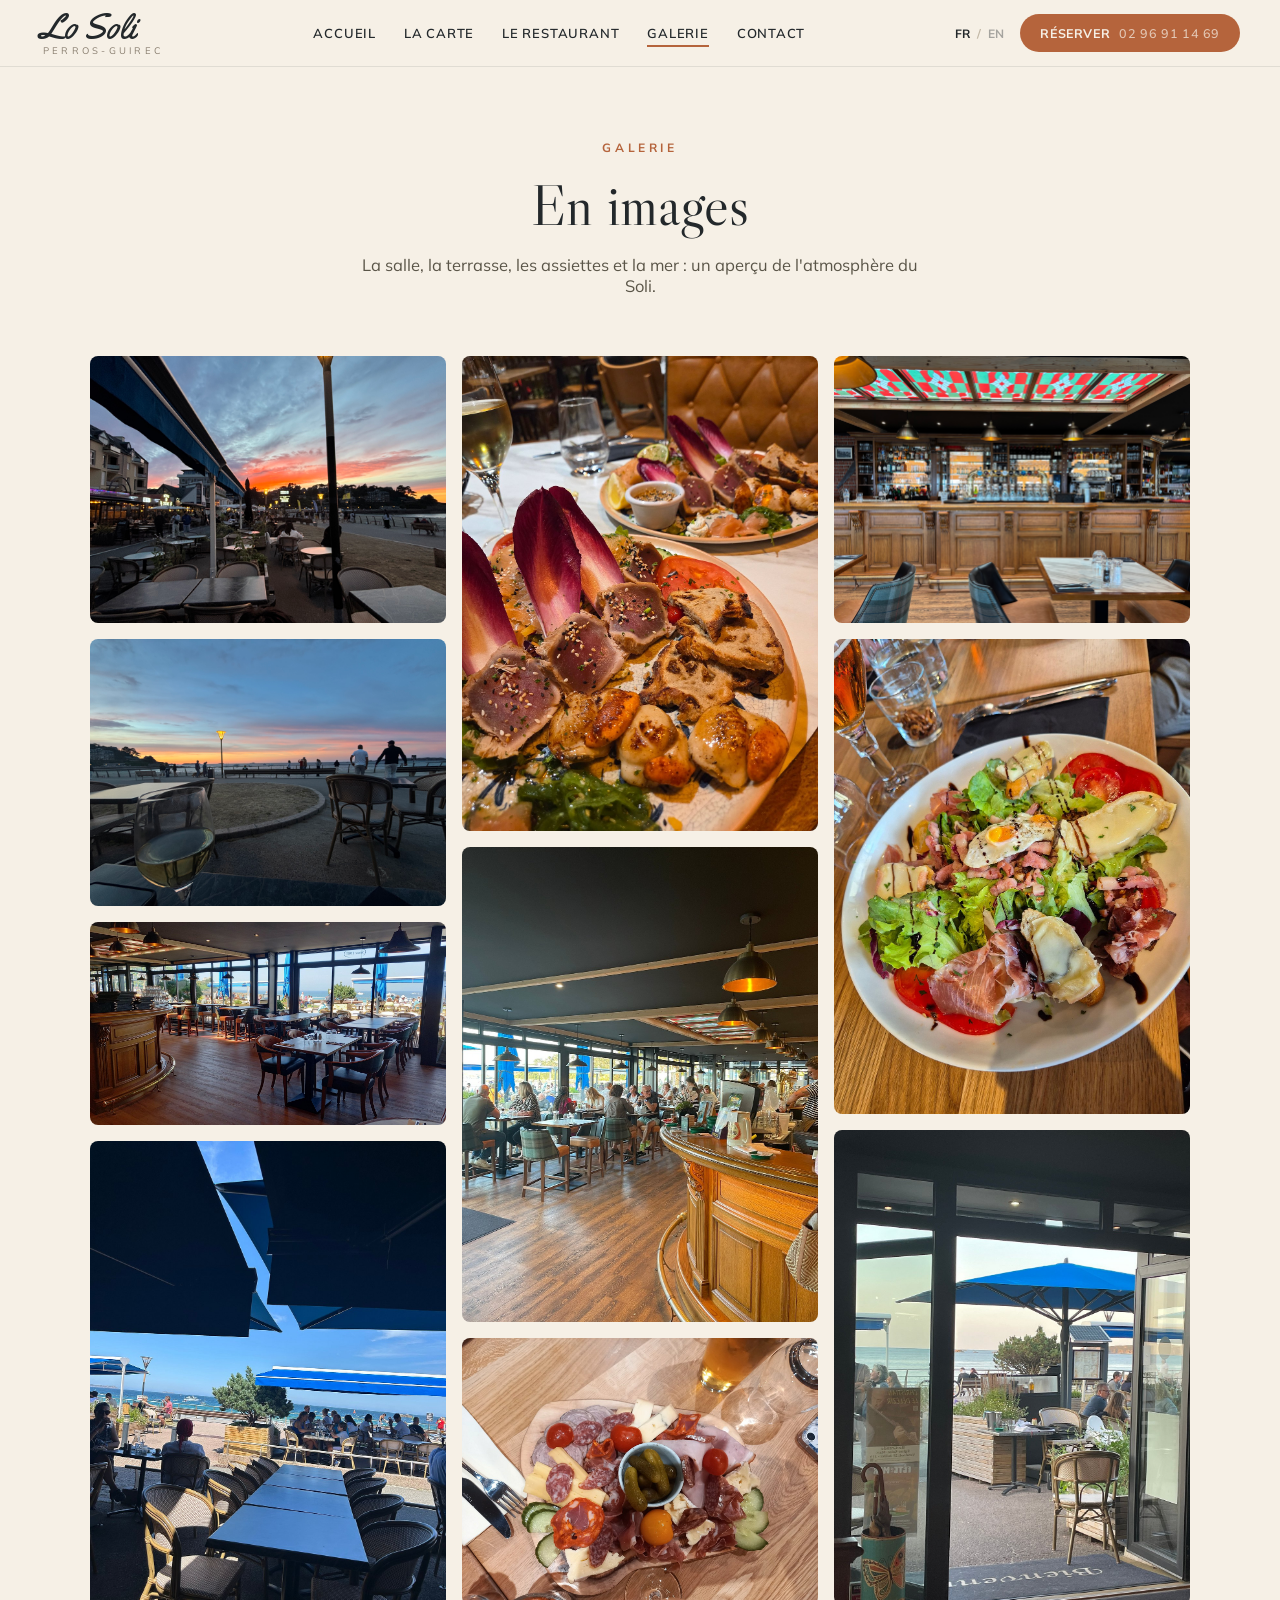
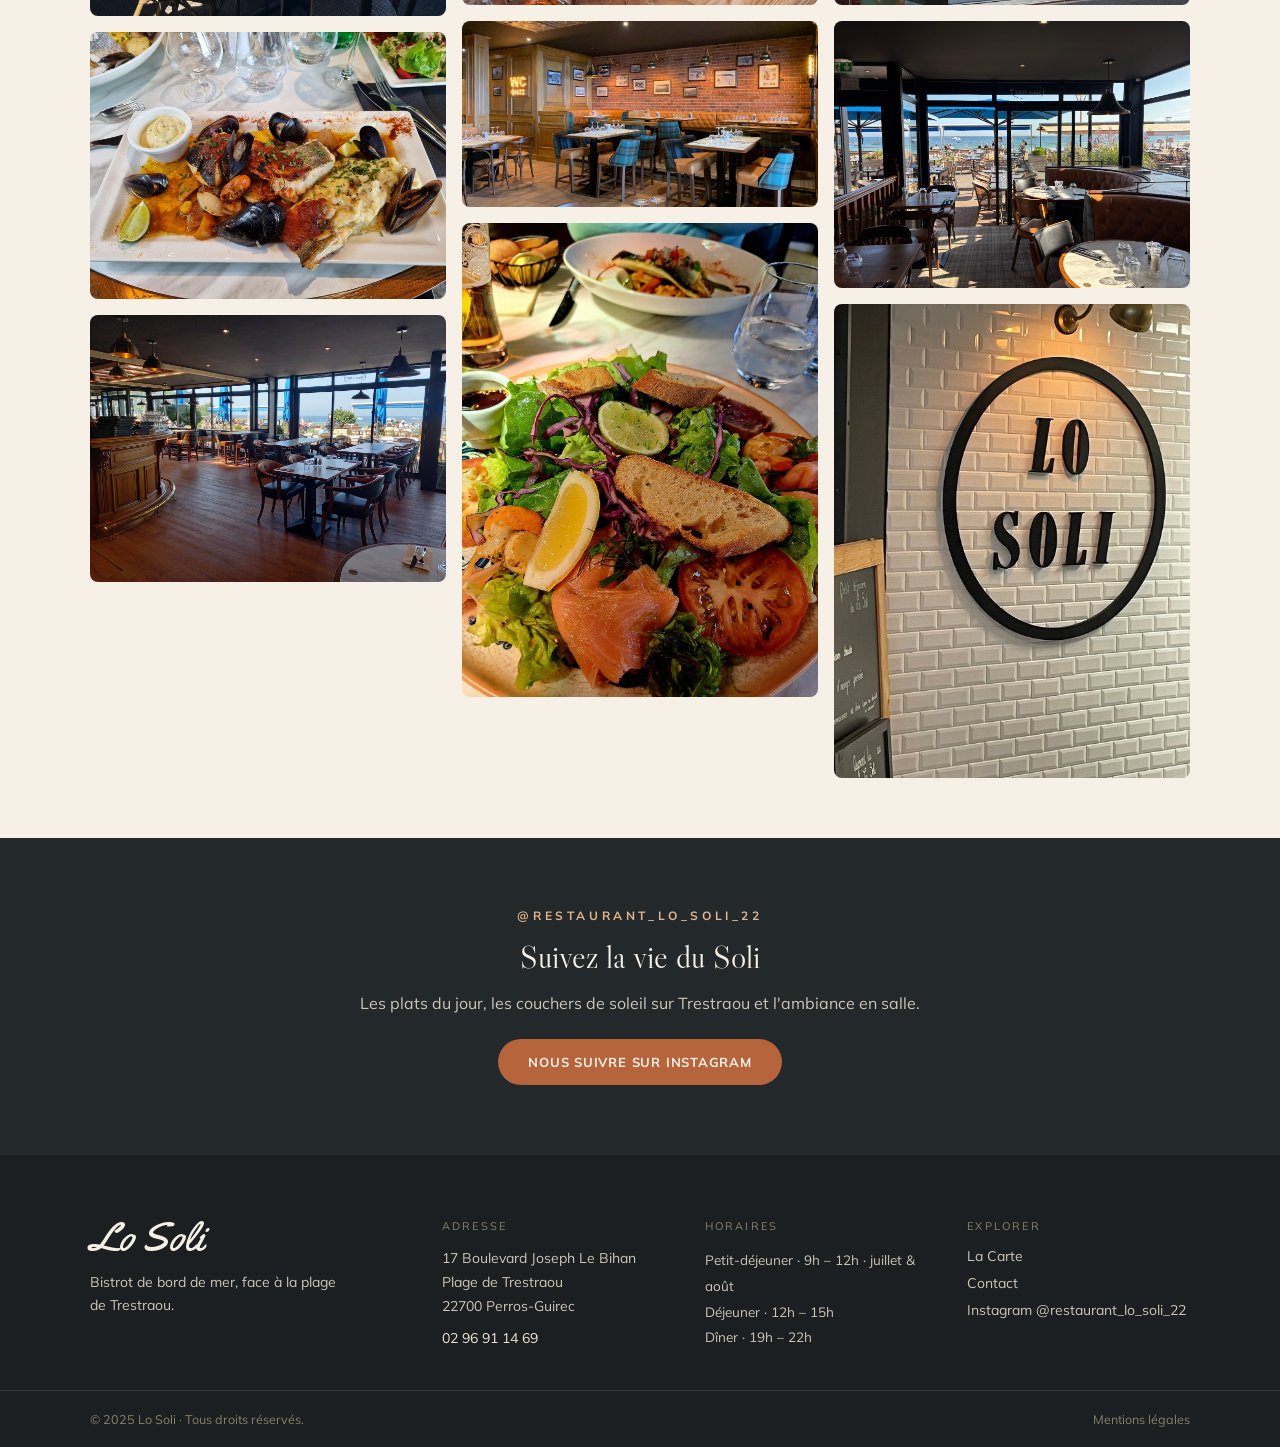
<file: galerie.html>
<!DOCTYPE html>
<html lang="fr">
<head>
  <meta charset="utf-8">
  <meta name="viewport" content="width=device-width, initial-scale=1">
  <title>Galerie · Lo Soli · Perros-Guirec</title>
  <meta name="description" content="Galerie photos de Lo Soli : la salle, la terrasse, les assiettes et la mer.">
  <meta property="og:type" content="website">
  <meta property="og:site_name" content="Lo Soli">
  <meta property="og:title" content="Galerie · Lo Soli · Perros-Guirec">
  <meta property="og:description" content="Galerie photos de Lo Soli : la salle, la terrasse, les assiettes et la mer.">
  <meta property="og:image" content="https://lo-soli.fr/assets/salle-vue-mer.jpg">
  <meta property="og:url" content="https://lo-soli.fr/galerie.html">
  <meta property="og:locale" content="fr_FR">
  <link rel="preconnect" href="https://fonts.googleapis.com">
  <link rel="preconnect" href="https://fonts.gstatic.com" crossorigin>
  <link href="https://fonts.googleapis.com/css2?family=Libre+Caslon+Display&family=Libre+Caslon+Text:ital,wght@0,400;0,700;1,400&family=Mulish:wght@300;400;500;600;700&family=Yellowtail&display=swap" rel="stylesheet">
  <link rel="icon" type="image/png" sizes="512x512" href="favicon.png">
  <link rel="apple-touch-icon" sizes="512x512" href="favicon.png">
  <link rel="stylesheet" href="styles.css">
</head>
<body data-page="galerie">

  <header class="site-header">
    <a href="index.html" class="site-logo" data-nav>
      <span class="logo-name">Lo Soli</span>
      <span class="logo-sub">Perros-Guirec</span>
    </a>
    <nav class="site-nav" id="site-nav">
      <a href="index.html"       class="nav-link" data-nav data-page="accueil" data-i18n="nav_accueil">Accueil</a>
      <a href="carte.html"       class="nav-link" data-nav data-page="carte"   data-i18n="nav_carte">La Carte</a>
      <a href="restaurant.html"  class="nav-link" data-nav data-page="resto"   data-i18n="nav_resto">Le Restaurant</a>
      <a href="galerie.html"     class="nav-link" data-nav data-page="galerie" data-i18n="nav_galerie">Galerie</a>
      <a href="contact.html"     class="nav-link" data-nav data-page="contact" data-i18n="nav_contact">Contact</a>
    </nav>
    <div class="header-actions">
      <div class="lang-toggle">
        <button class="lang-btn active" id="btn-fr">FR</button>
        <span class="lang-sep">/</span>
        <button class="lang-btn" id="btn-en">EN</button>
      </div>
      <a href="tel:+33296911469" class="btn-reserve">
        <span data-i18n="reserve">Réserver</span>
        <span class="phone">02 96 91 14 69</span>
      </a>
      <button class="hamburger" id="hamburger" aria-label="Menu" aria-expanded="false">
        <span></span><span></span><span></span>
      </button>
    </div>
  </header>

<div class="page-wrap">
  <main>

    <!-- HEADER SECTION -->
    <section style="max-width:1180px;margin:0 auto;padding:76px 40px 40px;text-align:center">
      <p class="kicker" data-reveal data-i18n="gal_k">Galerie</p>
      <h1 style="font-family:'Libre Caslon Display',serif;font-weight:400;font-size:clamp(34px,5vw,58px);margin:0 0 14px" data-reveal data-delay="1" data-i18n="gal_t">En images</h1>
      <p style="font-size:16.5px;color:#5a5548;margin:0 auto;max-width:560px" data-reveal data-delay="2" data-i18n="gal_p">La salle, la terrasse, les assiettes et la mer : un aperçu de l'atmosphère du Soli.</p>
    </section>

    <!-- GALLERY GRID -->
    <section style="max-width:1180px;margin:0 auto;padding:20px 40px 60px">
      <div id="gallery-grid" class="gallery-grid"><!-- built by JS --></div>
    </section>

    <!-- INSTAGRAM CTA -->
    <section style="background:#23282b;color:#f6f0e6;text-align:center">
      <div style="max-width:640px;margin:0 auto;padding:70px 40px">
        <p class="kicker kicker-light" data-reveal data-i18n="insta_k">@restaurant_lo_soli_22</p>
        <h2 style="font-family:'Libre Caslon Display',serif;font-weight:400;font-size:32px;margin:0 0 16px" data-reveal data-delay="1" data-i18n="insta_t">Suivez la vie du Soli</h2>
        <p style="font-size:16px;color:#cfc6b6;margin:0 0 26px" data-reveal data-delay="2" data-i18n="insta_p">Les plats du jour, les couchers de soleil sur Trestraou et l'ambiance en salle.</p>
        <a href="https://www.instagram.com/restaurant_lo_soli_22/" target="_blank" rel="noopener" class="btn-primary" data-reveal data-delay="3" data-i18n="insta_cta">Nous suivre sur Instagram</a>
      </div>
    </section>

  </main>

  <footer class="site-footer">
    <div class="footer-inner">
      <div>
        <div class="footer-logo">Lo Soli</div>
        <p class="footer-tagline" data-i18n="foot_tag">Bistrot de bord de mer, face à la plage de Trestraou.</p>
      </div>
      <div>
        <p class="footer-col-title" data-i18n="address_title">Adresse</p>
        <p class="footer-addr" data-i18n="addr">17 Boulevard Joseph Le Bihan
Plage de Trestraou
22700 Perros-Guirec</p>
        <a href="tel:+33296911469" class="footer-tel">02 96 91 14 69</a>
      </div>
      <div>
        <p class="footer-col-title" data-i18n="hours_title2">Horaires</p>
        <p class="footer-hours-text" id="footer-hours"></p>
      </div>
      <div>
        <p class="footer-col-title" data-i18n="foot_follow">Explorer</p>
        <div class="footer-links">
          <a href="carte.html"   class="footer-link" data-nav data-i18n="nav_carte">La Carte</a>
          <a href="contact.html" class="footer-link" data-nav data-i18n="nav_contact">Contact</a>
          <a href="https://www.instagram.com/restaurant_lo_soli_22/" target="_blank" rel="noopener" class="footer-link">Instagram @restaurant_lo_soli_22</a>
        </div>
      </div>
    </div>
    <div class="footer-bottom">
      <div class="footer-bottom-inner">
        <p class="footer-copy">© 2025 Lo Soli · <span data-i18n="rights">Tous droits réservés.</span></p>
        <a href="mentions-legales.html" class="footer-legal-link" data-nav data-i18n="nav_legal">Mentions légales</a>
      </div>
    </div>
  </footer>

</div>
<script src="main.js"></script>
</body>
</html>
</file>
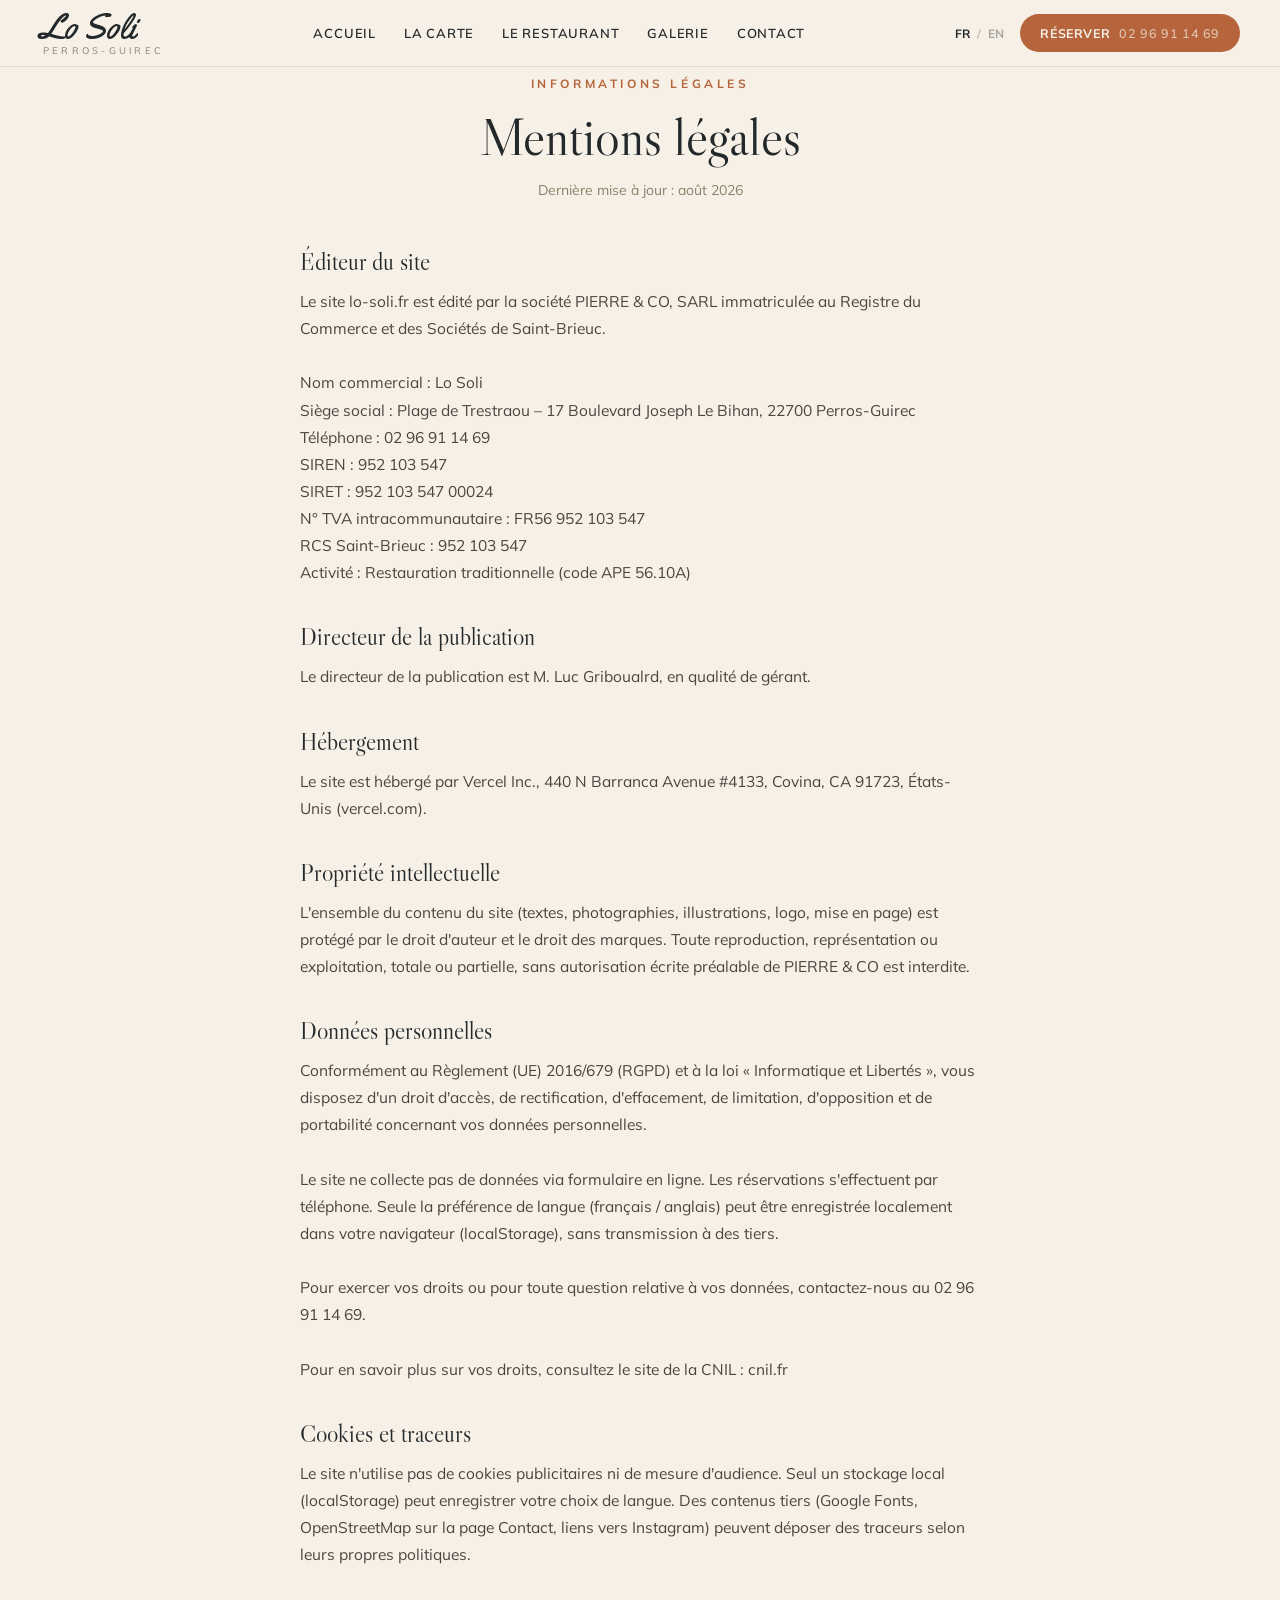
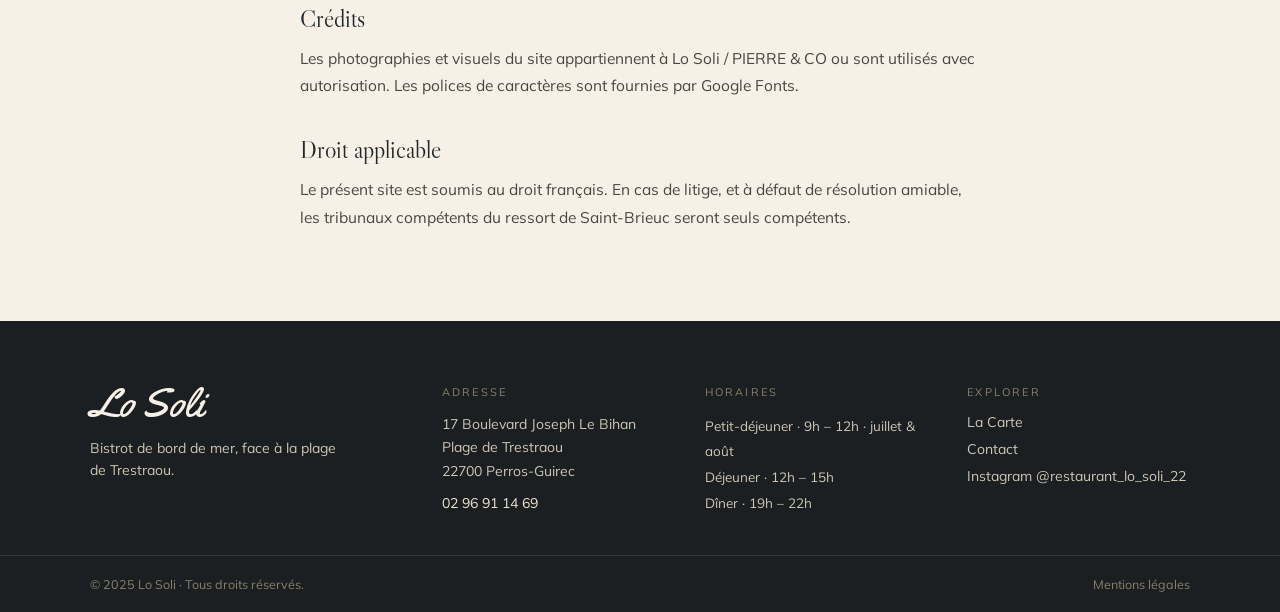
<file: mentions-legales.html>
<!DOCTYPE html>
<html lang="fr">
<head>
  <meta charset="utf-8">
  <meta name="viewport" content="width=device-width, initial-scale=1">
  <title>Mentions légales · Lo Soli · Perros-Guirec</title>
  <meta name="description" content="Mentions légales, politique de confidentialité et informations réglementaires du restaurant Lo Soli à Perros-Guirec.">
  <meta property="og:type" content="website">
  <meta property="og:site_name" content="Lo Soli">
  <meta property="og:title" content="Mentions légales · Lo Soli · Perros-Guirec">
  <meta property="og:description" content="Mentions légales, politique de confidentialité et informations réglementaires du restaurant Lo Soli à Perros-Guirec.">
  <meta property="og:image" content="https://lo-soli.fr/assets/terrasse.jpg">
  <meta property="og:url" content="https://lo-soli.fr/mentions-legales.html">
  <meta property="og:locale" content="fr_FR">
  <meta name="robots" content="noindex, follow">
  <link rel="preconnect" href="https://fonts.googleapis.com">
  <link rel="preconnect" href="https://fonts.gstatic.com" crossorigin>
  <link href="https://fonts.googleapis.com/css2?family=Libre+Caslon+Display&family=Libre+Caslon+Text:ital,wght@0,400;0,700;1,400&family=Mulish:wght@300;400;500;600;700&family=Yellowtail&display=swap" rel="stylesheet">
  <link rel="icon" type="image/png" sizes="512x512" href="favicon.png">
  <link rel="apple-touch-icon" sizes="512x512" href="favicon.png">
  <link rel="stylesheet" href="styles.css">
</head>
<body data-page="legal">

  <header class="site-header">
    <a href="index.html" class="site-logo" data-nav>
      <span class="logo-name">Lo Soli</span>
      <span class="logo-sub">Perros-Guirec</span>
    </a>
    <nav class="site-nav" id="site-nav">
      <a href="index.html"       class="nav-link" data-nav data-page="accueil" data-i18n="nav_accueil">Accueil</a>
      <a href="carte.html"       class="nav-link" data-nav data-page="carte"   data-i18n="nav_carte">La Carte</a>
      <a href="restaurant.html"  class="nav-link" data-nav data-page="resto"   data-i18n="nav_resto">Le Restaurant</a>
      <a href="galerie.html"     class="nav-link" data-nav data-page="galerie" data-i18n="nav_galerie">Galerie</a>
      <a href="contact.html"     class="nav-link" data-nav data-page="contact" data-i18n="nav_contact">Contact</a>
    </nav>
    <div class="header-actions">
      <div class="lang-toggle">
        <button class="lang-btn active" id="btn-fr">FR</button>
        <span class="lang-sep">/</span>
        <button class="lang-btn" id="btn-en">EN</button>
      </div>
      <a href="tel:+33296911469" class="btn-reserve">
        <span data-i18n="reserve">Réserver</span>
        <span class="phone">02 96 91 14 69</span>
      </a>
      <button class="hamburger" id="hamburger" aria-label="Menu" aria-expanded="false">
        <span></span><span></span><span></span>
      </button>
    </div>
  </header>

<div class="page-wrap">
  <main class="legal-page">

    <section class="legal-header">
      <p class="kicker" data-reveal data-i18n="legal_kicker">Informations légales</p>
      <h1 data-reveal data-delay="1" data-i18n="legal_title">Mentions légales</h1>
      <p class="legal-updated" data-reveal data-delay="2" data-i18n="legal_updated">Dernière mise à jour : août 2026</p>
    </section>

    <div class="legal-content">

      <section class="legal-section" data-reveal>
        <h2 data-i18n="legal_editor_h">Éditeur du site</h2>
        <p class="legal-block" data-i18n="legal_editor_p">Le site lo-soli.fr est édité par la société PIERRE &amp; CO, SARL immatriculée au Registre du Commerce et des Sociétés de Saint-Brieuc.

Nom commercial : Lo Soli
Siège social : Plage de Trestraou – 17 Boulevard Joseph Le Bihan, 22700 Perros-Guirec
Téléphone : 02 96 91 14 69
SIREN : 952 103 547
SIRET : 952 103 547 00024
N° TVA intracommunautaire : FR56 952 103 547
RCS Saint-Brieuc : 952 103 547
Activité : Restauration traditionnelle (code APE 56.10A)</p>
      </section>

      <section class="legal-section" data-reveal>
        <h2 data-i18n="legal_pub_h">Directeur de la publication</h2>
        <p data-i18n="legal_pub_p">Le directeur de la publication est M. Luc Griboualrd, en qualité de gérant.</p>
      </section>

      <section class="legal-section" data-reveal>
        <h2 data-i18n="legal_host_h">Hébergement</h2>
        <p data-i18n="legal_host_p">Le site est hébergé par Vercel Inc., 440 N Barranca Avenue #4133, Covina, CA 91723, États-Unis (vercel.com).</p>
      </section>

      <section class="legal-section" data-reveal>
        <h2 data-i18n="legal_ip_h">Propriété intellectuelle</h2>
        <p data-i18n="legal_ip_p">L'ensemble du contenu du site (textes, photographies, illustrations, logo, mise en page) est protégé par le droit d'auteur et le droit des marques. Toute reproduction, représentation ou exploitation, totale ou partielle, sans autorisation écrite préalable de PIERRE &amp; CO est interdite.</p>
      </section>

      <section class="legal-section" data-reveal>
        <h2 data-i18n="legal_data_h">Données personnelles</h2>
        <p class="legal-block" data-i18n="legal_data_p">Conformément au Règlement (UE) 2016/679 (RGPD) et à la loi « Informatique et Libertés », vous disposez d'un droit d'accès, de rectification, d'effacement, de limitation, d'opposition et de portabilité concernant vos données personnelles.

Le site ne collecte pas de données via formulaire en ligne. Les réservations s'effectuent par téléphone. Seule la préférence de langue (français / anglais) peut être enregistrée localement dans votre navigateur (localStorage), sans transmission à des tiers.

Pour exercer vos droits ou pour toute question relative à vos données, contactez-nous au 02 96 91 14 69.

Pour en savoir plus sur vos droits, consultez le site de la CNIL : cnil.fr</p>
      </section>

      <section class="legal-section" data-reveal>
        <h2 data-i18n="legal_cookies_h">Cookies et traceurs</h2>
        <p data-i18n="legal_cookies_p">Le site n'utilise pas de cookies publicitaires ni de mesure d'audience. Seul un stockage local (localStorage) peut enregistrer votre choix de langue. Des contenus tiers (Google Fonts, OpenStreetMap sur la page Contact, liens vers Instagram) peuvent déposer des traceurs selon leurs propres politiques.</p>
      </section>

      <section class="legal-section" data-reveal>
        <h2 data-i18n="legal_credits_h">Crédits</h2>
        <p data-i18n="legal_credits_p">Les photographies et visuels du site appartiennent à Lo Soli / PIERRE &amp; CO ou sont utilisés avec autorisation. Les polices de caractères sont fournies par Google Fonts.</p>
      </section>

      <section class="legal-section" data-reveal>
        <h2 data-i18n="legal_law_h">Droit applicable</h2>
        <p data-i18n="legal_law_p">Le présent site est soumis au droit français. En cas de litige, et à défaut de résolution amiable, les tribunaux compétents du ressort de Saint-Brieuc seront seuls compétents.</p>
      </section>

    </div>
  </main>

  <footer class="site-footer">
    <div class="footer-inner">
      <div>
        <div class="footer-logo">Lo Soli</div>
        <p class="footer-tagline" data-i18n="foot_tag">Bistrot de bord de mer, face à la plage de Trestraou.</p>
      </div>
      <div>
        <p class="footer-col-title" data-i18n="address_title">Adresse</p>
        <p class="footer-addr" data-i18n="addr">17 Boulevard Joseph Le Bihan
Plage de Trestraou
22700 Perros-Guirec</p>
        <a href="tel:+33296911469" class="footer-tel">02 96 91 14 69</a>
      </div>
      <div>
        <p class="footer-col-title" data-i18n="hours_title2">Horaires</p>
        <p class="footer-hours-text" id="footer-hours"></p>
      </div>
      <div>
        <p class="footer-col-title" data-i18n="foot_follow">Explorer</p>
        <div class="footer-links">
          <a href="carte.html"   class="footer-link" data-nav data-i18n="nav_carte">La Carte</a>
          <a href="contact.html" class="footer-link" data-nav data-i18n="nav_contact">Contact</a>
          <a href="https://www.instagram.com/restaurant_lo_soli_22/" target="_blank" rel="noopener" class="footer-link">Instagram @restaurant_lo_soli_22</a>
        </div>
      </div>
    </div>
    <div class="footer-bottom">
      <div class="footer-bottom-inner">
        <p class="footer-copy">© 2025 Lo Soli · <span data-i18n="rights">Tous droits réservés.</span></p>
        <a href="mentions-legales.html" class="footer-legal-link" data-nav data-i18n="nav_legal">Mentions légales</a>
      </div>
    </div>
  </footer>

</div>
<script src="main.js"></script>
</body>
</html>
</file>
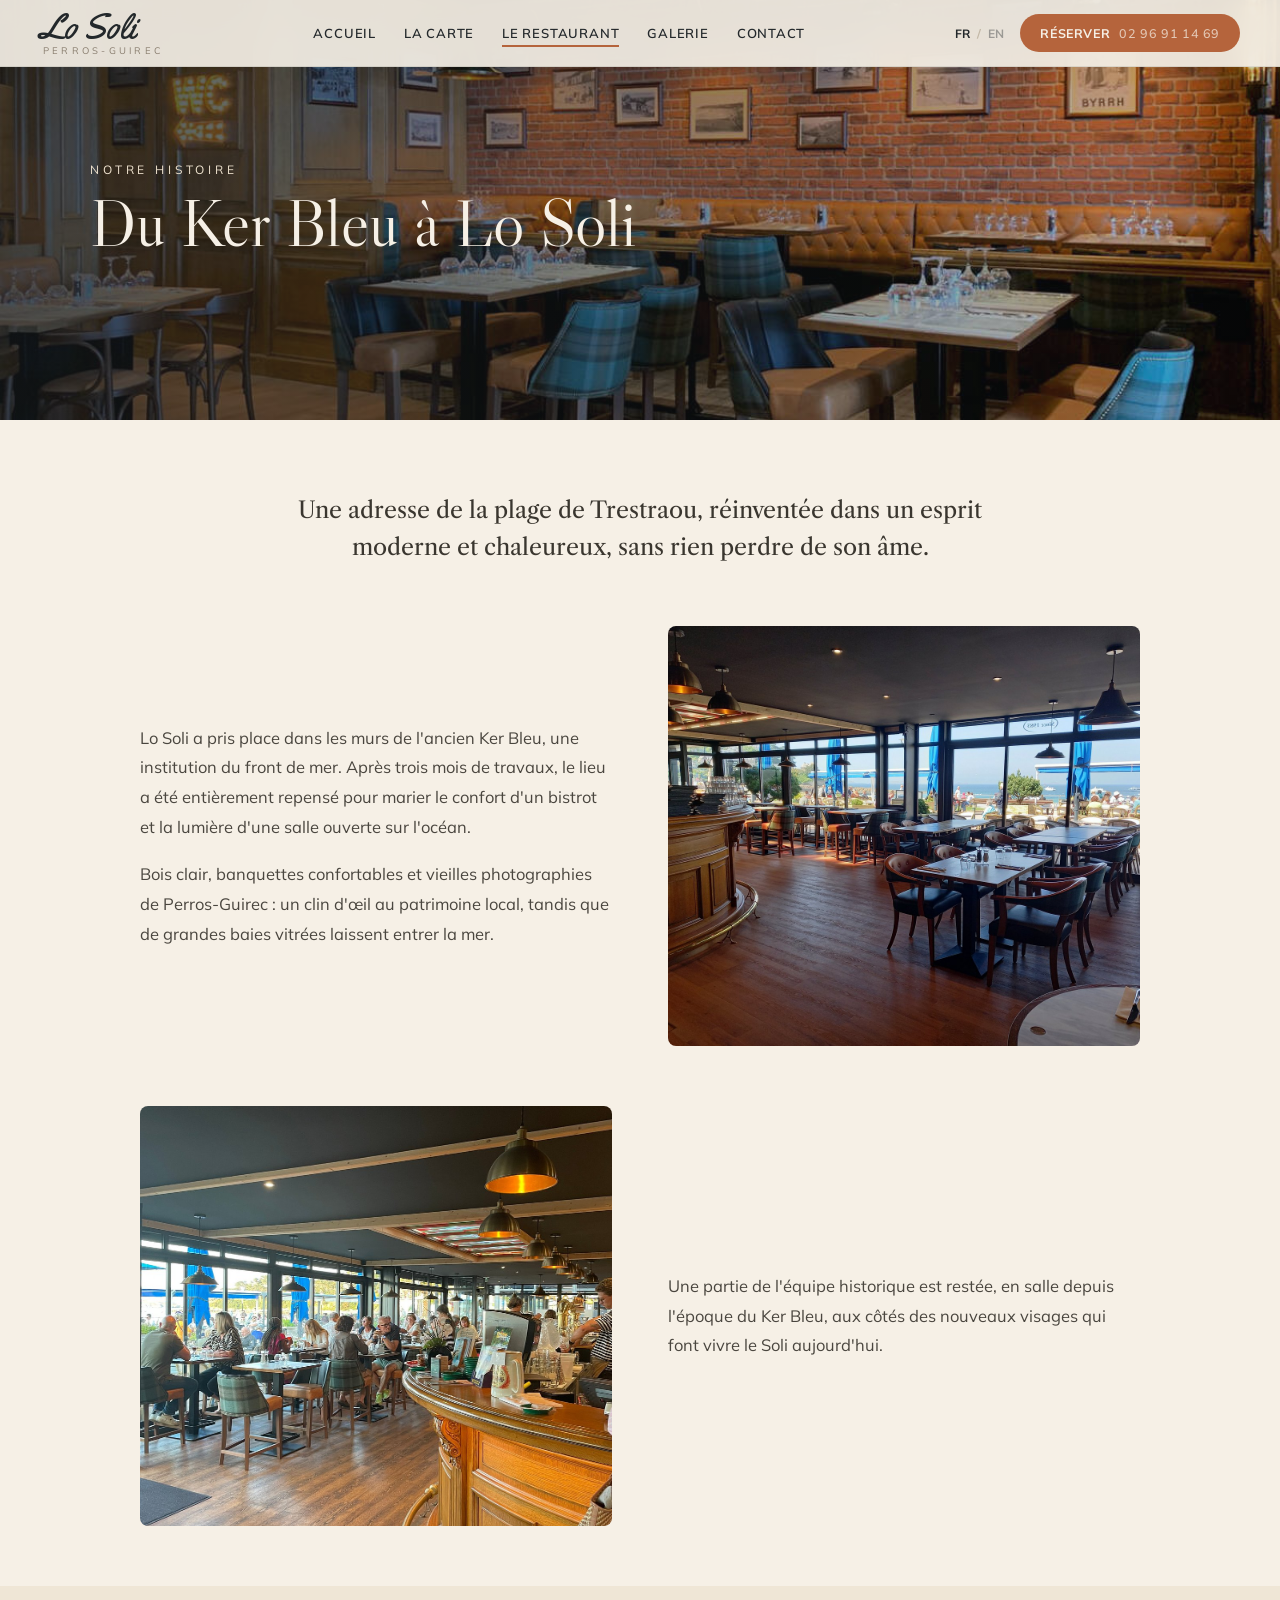
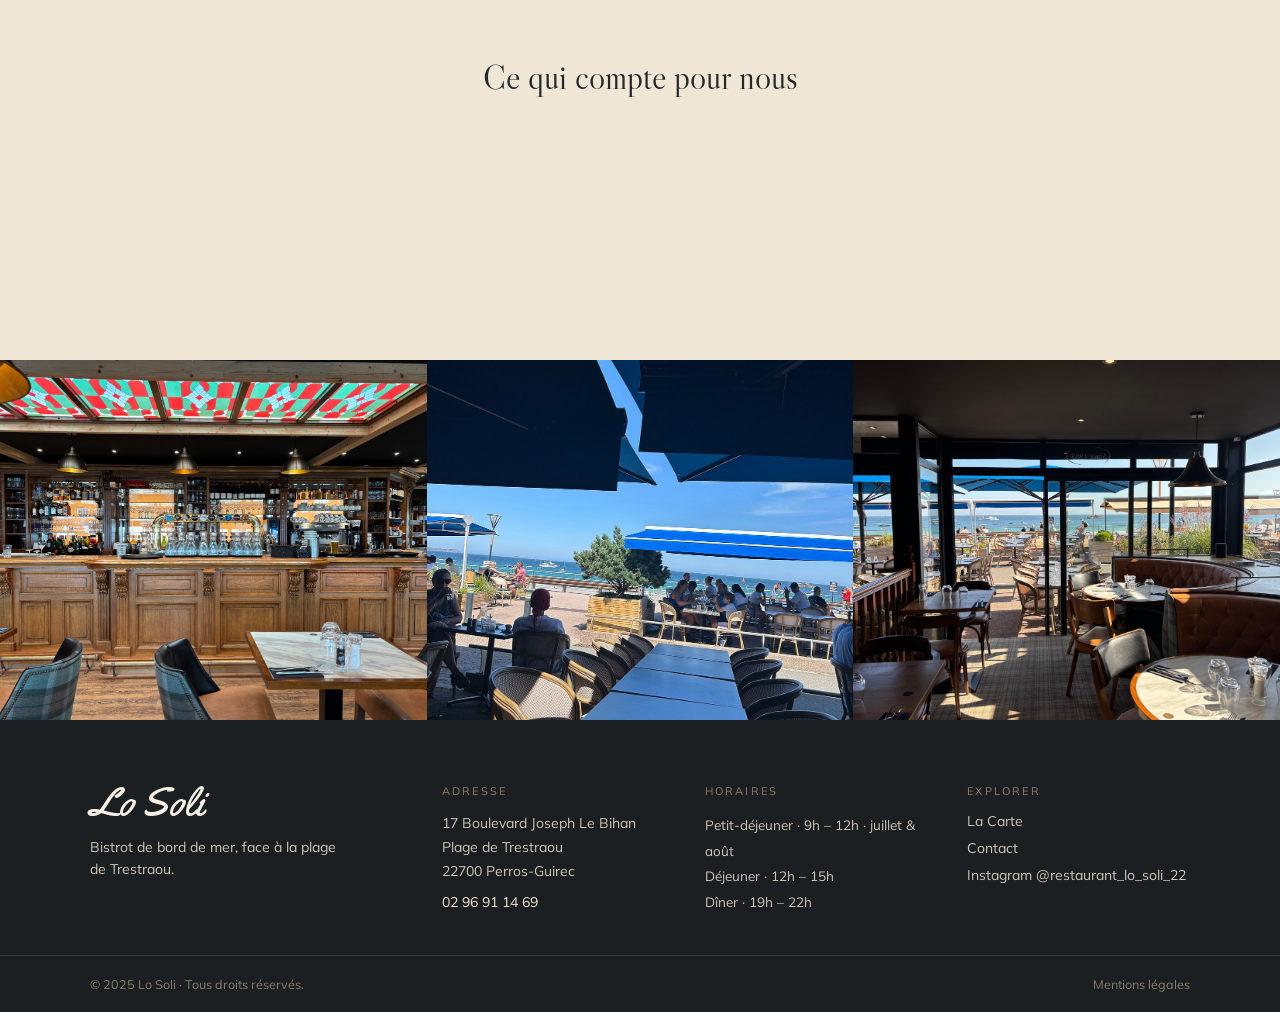
<file: restaurant.html>
<!DOCTYPE html>
<html lang="fr">
<head>
  <meta charset="utf-8">
  <meta name="viewport" content="width=device-width, initial-scale=1">
  <title>Le Restaurant · Lo Soli · Perros-Guirec</title>
  <meta name="description" content="L'histoire de Lo Soli, du Ker Bleu à aujourd'hui. Un bistrot de bord de mer réinventé face à Trestraou.">
  <meta property="og:type" content="website">
  <meta property="og:site_name" content="Lo Soli">
  <meta property="og:title" content="Le Restaurant · Lo Soli · Perros-Guirec">
  <meta property="og:description" content="L'histoire de Lo Soli, du Ker Bleu à aujourd'hui. Un bistrot de bord de mer réinventé face à Trestraou.">
  <meta property="og:image" content="https://lo-soli.fr/assets/salle-brique.jpg">
  <meta property="og:url" content="https://lo-soli.fr/restaurant.html">
  <meta property="og:locale" content="fr_FR">
  <link rel="preconnect" href="https://fonts.googleapis.com">
  <link rel="preconnect" href="https://fonts.gstatic.com" crossorigin>
  <link href="https://fonts.googleapis.com/css2?family=Libre+Caslon+Display&family=Libre+Caslon+Text:ital,wght@0,400;0,700;1,400&family=Mulish:wght@300;400;500;600;700&family=Yellowtail&display=swap" rel="stylesheet">
  <link rel="icon" type="image/png" sizes="512x512" href="favicon.png">
  <link rel="apple-touch-icon" sizes="512x512" href="favicon.png">
  <link rel="stylesheet" href="styles.css">
</head>
<body data-page="resto">

  <header class="site-header">
    <a href="index.html" class="site-logo" data-nav>
      <span class="logo-name">Lo Soli</span>
      <span class="logo-sub">Perros-Guirec</span>
    </a>
    <nav class="site-nav" id="site-nav">
      <a href="index.html"       class="nav-link" data-nav data-page="accueil" data-i18n="nav_accueil">Accueil</a>
      <a href="carte.html"       class="nav-link" data-nav data-page="carte"   data-i18n="nav_carte">La Carte</a>
      <a href="restaurant.html"  class="nav-link" data-nav data-page="resto"   data-i18n="nav_resto">Le Restaurant</a>
      <a href="galerie.html"     class="nav-link" data-nav data-page="galerie" data-i18n="nav_galerie">Galerie</a>
      <a href="contact.html"     class="nav-link" data-nav data-page="contact" data-i18n="nav_contact">Contact</a>
    </nav>
    <div class="header-actions">
      <div class="lang-toggle">
        <button class="lang-btn active" id="btn-fr">FR</button>
        <span class="lang-sep">/</span>
        <button class="lang-btn" id="btn-en">EN</button>
      </div>
      <a href="tel:+33296911469" class="btn-reserve">
        <span data-i18n="reserve">Réserver</span>
        <span class="phone">02 96 91 14 69</span>
      </a>
      <button class="hamburger" id="hamburger" aria-label="Menu" aria-expanded="false">
        <span></span><span></span><span></span>
      </button>
    </div>
  </header>

<div class="page-wrap">
  <main>

    <!-- PAGE HERO -->
    <div class="page-hero align-left">
      <img class="page-hero-img" src="assets/salle-brique.jpg" alt="Salle Lo Soli" fetchpriority="high">
      <div class="page-hero-overlay grad-left"></div>
      <div class="page-hero-content left">
        <p class="page-hero-kicker" data-i18n="resto_k">Notre histoire</p>
        <h1 class="page-hero-title" data-i18n="resto_t">Du Ker Bleu à Lo Soli</h1>
      </div>
    </div>

    <!-- LEAD -->
    <section style="max-width:820px;margin:0 auto;padding:72px 40px 20px;text-align:center">
      <p style="font-family:'Libre Caslon Text',serif;font-size:23px;line-height:1.6;color:#3a362f;margin:0" data-reveal data-i18n="resto_lead">Une adresse de la plage de Trestraou, réinventée dans un esprit moderne et chaleureux.</p>
    </section>

    <!-- STORY 1 -->
    <section class="story-grid" style="max-width:1080px;margin:0 auto;padding:40px 40px">
      <div>
        <p style="font-size:16.5px;line-height:1.8;color:#4a463f;margin:0 0 18px" data-reveal data-i18n="resto_p1">Lo Soli a pris place dans les murs de l'ancien Ker Bleu, une institution du front de mer.</p>
        <p style="font-size:16.5px;line-height:1.8;color:#4a463f;margin:0" data-reveal data-delay="1" data-i18n="resto_p2">Bois clair, banquettes confortables et vieilles photographies de Perros-Guirec.</p>
      </div>
      <img src="assets/salle-vue-mer.jpg" alt="Salle vue mer Lo Soli" style="width:100%;height:420px;object-fit:cover;border-radius:8px" loading="lazy" data-reveal data-delay="2">
    </section>

    <!-- STORY 2 -->
    <section class="story-grid" style="max-width:1080px;margin:0 auto;padding:20px 40px 60px">
      <img src="assets/interieur.jpg" alt="Intérieur Lo Soli" style="width:100%;height:420px;object-fit:cover;border-radius:8px" loading="lazy" data-reveal>
      <div>
        <p style="font-size:16.5px;line-height:1.8;color:#4a463f;margin:0" data-reveal data-delay="1" data-i18n="resto_p3">Une partie de l'équipe historique est restée, en salle depuis l'époque du Ker Bleu, aux côtés des nouveaux visages qui font vivre le Soli aujourd'hui.</p>
      </div>
    </section>

    <!-- VALEURS -->
    <section style="background:#efe6d6">
      <div style="max-width:1080px;margin:0 auto;padding:70px 40px">
        <h2 style="text-align:center;font-family:'Libre Caslon Display',serif;font-weight:400;font-size:34px;margin:0 0 44px" data-reveal data-i18n="values_title">Ce qui compte pour nous</h2>
        <div id="values-grid" class="values-grid"><!-- built by JS --></div>
      </div>
    </section>

    <!-- PHOTO BAND -->
    <section class="photo-band">
      <div><img src="public/IMG_4852.jpg" alt="" loading="lazy"></div>
      <div><img src="assets/terrasse.jpg"       alt="" loading="lazy"></div>
      <div><img src="public/IMG_4811.jpg" alt="" loading="lazy"></div>
    </section>

  </main>

  <footer class="site-footer">
    <div class="footer-inner">
      <div>
        <div class="footer-logo">Lo Soli</div>
        <p class="footer-tagline" data-i18n="foot_tag">Bistrot de bord de mer, face à la plage de Trestraou.</p>
      </div>
      <div>
        <p class="footer-col-title" data-i18n="address_title">Adresse</p>
        <p class="footer-addr" data-i18n="addr">17 Boulevard Joseph Le Bihan
Plage de Trestraou
22700 Perros-Guirec</p>
        <a href="tel:+33296911469" class="footer-tel">02 96 91 14 69</a>
      </div>
      <div>
        <p class="footer-col-title" data-i18n="hours_title2">Horaires</p>
        <p class="footer-hours-text" id="footer-hours"></p>
      </div>
      <div>
        <p class="footer-col-title" data-i18n="foot_follow">Explorer</p>
        <div class="footer-links">
          <a href="carte.html"   class="footer-link" data-nav data-i18n="nav_carte">La Carte</a>
          <a href="contact.html" class="footer-link" data-nav data-i18n="nav_contact">Contact</a>
          <a href="https://www.instagram.com/restaurant_lo_soli_22/" target="_blank" rel="noopener" class="footer-link">Instagram @restaurant_lo_soli_22</a>
        </div>
      </div>
    </div>
    <div class="footer-bottom">
      <div class="footer-bottom-inner">
        <p class="footer-copy">© 2025 Lo Soli · <span data-i18n="rights">Tous droits réservés.</span></p>
        <a href="mentions-legales.html" class="footer-legal-link" data-nav data-i18n="nav_legal">Mentions légales</a>
      </div>
    </div>
  </footer>

</div>
<script src="main.js"></script>
</body>
</html>
</file>
<file: styles.css>
/* ─── Reset & Base ─────────────────────────────────── */
*, *::before, *::after { box-sizing: border-box; }
html { scroll-behavior: smooth; overflow-x: hidden; }
body {
  margin: 0;
  background: #f6f0e6;
  color: #23282b;
  font-family: 'Mulish', system-ui, sans-serif;
  -webkit-font-smoothing: antialiased;
}
a { color: #b5643c; text-decoration: none; }
a:hover { color: #8f4a29; }
::selection { background: #b5643c; color: #f6f0e6; }

/* ─── Page Transition ──────────────────────────────── */
.page-wrap {
  animation: pageIn 0.45s cubic-bezier(0.22, 1, 0.36, 1) both;
}
@keyframes pageIn {
  from { opacity: 0; transform: translateY(10px); }
  to   { opacity: 1; transform: none; }
}
.page-wrap.is-exiting {
  pointer-events: none;
  animation: pageOut 0.26s ease forwards;
}
@keyframes pageOut {
  to { opacity: 0; transform: translateY(-8px); }
}

/* ─── Scroll Reveal ────────────────────────────────── */
[data-reveal] {
  opacity: 0;
  transform: translateY(18px);
  transition:
    opacity 0.55s cubic-bezier(0.22, 1, 0.36, 1),
    transform 0.55s cubic-bezier(0.22, 1, 0.36, 1);
}
[data-reveal].is-visible { opacity: 1; transform: none; }
[data-reveal][data-delay="1"] { transition-delay: 0.10s; }
[data-reveal][data-delay="2"] { transition-delay: 0.20s; }
[data-reveal][data-delay="3"] { transition-delay: 0.30s; }
[data-reveal][data-delay="4"] { transition-delay: 0.40s; }
[data-reveal][data-delay="5"] { transition-delay: 0.50s; }

/* ─── Header ───────────────────────────────────────── */
.site-header {
  position: fixed;
  top: 0;
  left: 0;
  right: 0;
  z-index: 60;
  display: flex;
  align-items: center;
  justify-content: space-between;
  gap: 20px;
  padding: 12px 40px;
  background: rgba(246,240,230,.92);
  backdrop-filter: blur(14px);
  -webkit-backdrop-filter: blur(14px);
  border-bottom: 1px solid rgba(35,40,43,.1);
}
.site-logo {
  display: flex;
  flex-direction: column;
  line-height: .9;
  text-decoration: none;
  color: inherit;
}
.logo-name {
  font-family: 'Yellowtail', cursive;
  font-size: 34px;
  color: #23282b;
  transition: opacity .2s;
}
.site-logo:hover .logo-name { opacity: .78; }
.logo-sub {
  font-size: 9.5px;
  letter-spacing: .34em;
  text-transform: uppercase;
  color: #8a7f70;
  margin-top: 3px;
  padding-left: 3px;
}
.site-nav {
  display: flex;
  align-items: center;
  gap: 28px;
}
.nav-link {
  font-family: 'Mulish', sans-serif;
  font-size: 13px;
  font-weight: 600;
  letter-spacing: .06em;
  text-transform: uppercase;
  color: #23282b;
  text-decoration: none;
  padding: 6px 0;
  position: relative;
  display: inline-block;
  transition: opacity .2s;
}
.nav-link::after {
  content: '';
  position: absolute;
  left: 0; bottom: 0;
  height: 2px;
  width: 100%;
  background: #b5643c;
  transform: scaleX(0);
  transform-origin: left;
  transition: transform .32s cubic-bezier(0.22,1,0.36,1);
}
.nav-link:hover::after,
.nav-link.active::after { transform: scaleX(1); }
.nav-link:hover { color: #23282b; }
.header-actions {
  display: flex;
  align-items: center;
  gap: 16px;
}
.lang-toggle {
  display: flex;
  align-items: center;
  gap: 7px;
  font-size: 12px;
  font-weight: 700;
  letter-spacing: .05em;
}
.lang-btn {
  background: none;
  border: none;
  cursor: pointer;
  color: #23282b;
  font: inherit;
  padding: 0;
  transition: opacity .2s;
  opacity: .38;
}
.lang-btn.active { opacity: 1; }
.lang-sep { color: #c3b8a6; }
.btn-reserve {
  display: inline-flex;
  align-items: center;
  gap: 9px;
  background: #b5643c;
  color: #f6f0e6;
  padding: 11px 20px;
  border-radius: 999px;
  font-size: 12.5px;
  font-weight: 700;
  letter-spacing: .05em;
  text-transform: uppercase;
  text-decoration: none;
  transition: background .2s, transform .2s;
}
.btn-reserve:hover { background: #9a5232; color: #f6f0e6; transform: translateY(-1px); }
.btn-reserve .phone { opacity: .72; font-weight: 500; }

/* ─── Buttons ──────────────────────────────────────── */
.btn-primary {
  display: inline-flex;
  align-items: center;
  gap: 10px;
  background: #b5643c;
  color: #f6f0e6;
  padding: 15px 30px;
  border-radius: 999px;
  font-size: 13px;
  font-weight: 700;
  letter-spacing: .06em;
  text-transform: uppercase;
  text-decoration: none;
  border: none;
  cursor: pointer;
  font-family: 'Mulish', sans-serif;
  transition: background .2s, transform .22s cubic-bezier(0.22,1,0.36,1);
}
.btn-primary:hover { background: #9a5232; color: #f6f0e6; transform: translateY(-2px); }
.btn-outline {
  display: inline-flex;
  align-items: center;
  gap: 10px;
  background: none;
  color: #23282b;
  padding: 14px 30px;
  border-radius: 999px;
  font-size: 12.5px;
  font-weight: 700;
  letter-spacing: .06em;
  text-transform: uppercase;
  text-decoration: none;
  border: 1px solid #23282b;
  cursor: pointer;
  font-family: 'Mulish', sans-serif;
  transition: background .2s, color .2s, transform .22s cubic-bezier(0.22,1,0.36,1);
}
.btn-outline:hover { background: #23282b; color: #f6f0e6; transform: translateY(-2px); }
.btn-outline-light {
  border-color: rgba(246,240,230,.55);
  color: #f6f0e6;
  background: rgba(246,240,230,.14);
}
.btn-outline-light:hover { background: rgba(246,240,230,.26); color: #f6f0e6; }

/* ─── Hero (accueil) ───────────────────────────────── */
.hero {
  position: relative;
  height: 88vh;
  min-height: 560px;
  display: flex;
  align-items: flex-end;
  overflow: hidden;
}
.hero-img {
  position: absolute;
  inset: 0;
  width: 100%;
  height: 115%;
  object-fit: cover;
  will-change: transform;
}
.hero-overlay {
  position: absolute;
  inset: 0;
  background: linear-gradient(180deg,rgba(20,24,26,.34) 0%,rgba(20,24,26,.14) 40%,rgba(20,24,26,.74) 100%);
}
.hero-content {
  position: relative;
  max-width: 1180px;
  width: 100%;
  margin: 0 auto;
  padding: 0 40px 68px;
  color: #f6f0e6;
}
.hero-kicker {
  font-size: 12.5px;
  letter-spacing: .32em;
  text-transform: uppercase;
  color: #f0e4d0;
  margin: 0 0 14px;
  animation: heroFade .7s cubic-bezier(0.22, 1, 0.36, 1) both;
}
.hero-title {
  font-family: 'Yellowtail', cursive;
  font-size: clamp(72px,12vw,168px);
  line-height: .86;
  text-shadow: 0 6px 40px rgba(0,0,0,.4);
  animation: heroUp .7s cubic-bezier(0.22, 1, 0.36, 1) both;
}
.hero-subtitle {
  font-family: 'Libre Caslon Text', serif;
  font-size: clamp(19px,2.3vw,27px);
  max-width: 560px;
  margin: 18px 0 30px;
  color: #f4ecdd;
  animation: heroUp .7s cubic-bezier(0.22, 1, 0.36, 1) .10s both;
}
.hero-actions {
  display: flex;
  flex-wrap: wrap;
  gap: 14px;
  animation: heroUp .7s cubic-bezier(0.22, 1, 0.36, 1) .18s both;
}
@keyframes heroUp {
  from { opacity: 0; transform: translateY(18px); }
  to   { opacity: 1; transform: translateY(0); }
}
@keyframes heroFade {
  from { opacity: 0; }
  to   { opacity: 1; }
}

/* ─── Page hero (sous-pages) ───────────────────────── */
.page-hero {
  position: relative;
  height: 340px;
  display: flex;
  align-items: center;
  justify-content: center;
  overflow: hidden;
}
.page-hero.align-left { justify-content: flex-start; height: 420px; }
.page-hero-img {
  position: absolute;
  inset: 0;
  width: 100%;
  height: 100%;
  object-fit: cover;
}
.page-hero-overlay {
  position: absolute;
  inset: 0;
  background: rgba(20,24,26,.54);
}
.page-hero-overlay.grad-left {
  background: linear-gradient(90deg,rgba(20,24,26,.74) 0%,rgba(20,24,26,.22) 100%);
}
.page-hero-content {
  position: relative;
  text-align: center;
  color: #f6f0e6;
  padding: 0 24px;
}
.page-hero-content.left {
  text-align: left;
  max-width: 1180px;
  width: 100%;
  margin: 0 auto;
  padding: 0 40px;
}
.page-hero-kicker {
  font-size: 12px;
  letter-spacing: .32em;
  text-transform: uppercase;
  margin: 0 0 12px;
  color: #f0e4d0;
  animation: heroFade .7s cubic-bezier(0.22, 1, 0.36, 1) both;
}
.page-hero-title {
  font-family: 'Libre Caslon Display', serif;
  font-weight: 400;
  font-size: clamp(36px,6vw,66px);
  margin: 0;
  max-width: 640px;
  line-height: 1.05;
  animation: heroUp .7s cubic-bezier(0.22, 1, 0.36, 1) .10s both;
}

/* ─── Section helpers ──────────────────────────────── */
.container { max-width: 1180px; margin: 0 auto; padding: 0 40px; }
.section { padding: 80px 0; }
.kicker {
  font-size: 12px;
  letter-spacing: .3em;
  text-transform: uppercase;
  color: #b5643c;
  margin: 0 0 14px;
  font-weight: 700;
}
.kicker-light { color: #e2b48c; }
.section-title {
  font-family: 'Libre Caslon Display', serif;
  font-weight: 400;
  font-size: clamp(28px,3.2vw,42px);
  margin: 0;
  line-height: 1.1;
}
.page-wrap { min-height: 100vh; display: flex; flex-direction: column; }
main { flex: 1; padding-top: 64px; }
/* pages with a hero: let the hero image bleed under the translucent header */
body[data-page="accueil"] main,
body[data-page="carte"] main,
body[data-page="resto"] main { padding-top: 0; }

/* ─── Cards (espaces) ──────────────────────────────── */
.card {
  border-radius: 8px;
  overflow: hidden;
  background: #fff;
  box-shadow: 0 4px 24px rgba(35,40,43,.06);
  transition: box-shadow .35s cubic-bezier(0.22,1,0.36,1);
}
.card:hover {
  transform: translateY(-6px);
  box-shadow: 0 20px 52px rgba(35,40,43,.13);
  transition: transform .35s cubic-bezier(0.22,1,0.36,1), box-shadow .35s;
}
.card-img-wrap { overflow: hidden; }
.card-img {
  width: 100%;
  height: 300px;
  object-fit: cover;
  display: block;
  transition: transform .55s cubic-bezier(0.22,1,0.36,1);
}
.card:hover .card-img { transform: scale(1.05); }
.card-body { padding: 22px 22px 26px; }
.card-title { font-family: 'Libre Caslon Display', serif; font-weight: 400; font-size: 22px; margin: 0 0 8px; }
.card-text { font-size: 14.5px; line-height: 1.65; color: #5a5548; margin: 0; }

/* ─── Dish cards ───────────────────────────────────── */
.dish-card {
  position: relative;
  border-radius: 8px;
  overflow: hidden;
  height: 300px;
}
.dish-img {
  width: 100%;
  height: 100%;
  object-fit: cover;
  display: block;
  transition: transform .55s cubic-bezier(0.22,1,0.36,1);
}
.dish-card:hover .dish-img { transform: scale(1.07); }
.dish-overlay {
  position: absolute;
  inset: 0;
  background: linear-gradient(180deg,transparent 42%,rgba(20,24,26,.8) 100%);
}
.dish-name {
  position: absolute;
  left: 0; right: 0; bottom: 0;
  padding: 18px;
  color: #f6f0e6;
  font-family: 'Libre Caslon Text', serif;
  font-size: 17px;
  margin: 0;
}

/* ─── Hours band ───────────────────────────────────── */
.hours-band { background: #23282b; color: #f6f0e6; }
.hours-row {
  display: flex;
  justify-content: space-between;
  gap: 20px;
  padding: 16px 0;
  border-top: 1px solid rgba(246,240,230,.16);
}
.hours-row:last-child { border-bottom: 1px solid rgba(246,240,230,.16); }
.hours-label { font-family: 'Libre Caslon Text', serif; font-size: 19px; }
.hours-value { color: #cfc6b6; font-size: 15px; align-self: center; }

/* ─── Menu (carte) ─────────────────────────────────── */
.menu-section { margin-bottom: 52px; }
.menu-section-head {
  display: flex;
  align-items: baseline;
  gap: 16px;
  margin-bottom: 22px;
}
.menu-section-title { font-family: 'Libre Caslon Display', serif; font-weight: 400; font-size: 28px; margin: 0; white-space: nowrap; }
.menu-divider { flex: 1; height: 1px; background: rgba(35,40,43,.16); }
.menu-section-note { font-size: 12px; letter-spacing: .14em; text-transform: uppercase; color: #a99b85; }
.menu-item {
  display: flex;
  align-items: baseline;
  gap: 14px;
  padding: 13px 0;
  border-bottom: 1px dashed rgba(35,40,43,.14);
  transition: background .15s;
  border-radius: 4px;
}
.menu-item:hover { background: rgba(181,100,60,.05); padding-left: 6px; }
.menu-item-info { flex: 1; }
.menu-item-name { margin: 0; font-size: 17px; font-weight: 600; }
.menu-item-star { color: #b5643c; margin-left: 8px; }
.menu-item-desc { margin: 4px 0 0; font-size: 14px; color: #6a6455; line-height: 1.5; }
.menu-item-price { font-family: 'Libre Caslon Text', serif; font-size: 18px; white-space: nowrap; }

/* ─── Values ───────────────────────────────────────── */
.values-grid { display: grid; grid-template-columns: repeat(3,1fr); gap: 34px; }
.value-item { text-align: center; }
.value-num { font-family: 'Yellowtail', cursive; font-size: 38px; color: #b5643c; margin-bottom: 10px; }
.value-title { font-family: 'Libre Caslon Display', serif; font-weight: 400; font-size: 23px; margin: 0 0 10px; }
.value-text { font-size: 15px; line-height: 1.65; color: #5a5548; margin: 0; }

/* ─── Gallery ──────────────────────────────────────── */
.gallery-grid { columns: 3; column-gap: 16px; }
.gallery-img-wrap {
  break-inside: avoid;
  margin: 0 0 16px;
  border-radius: 8px;
  overflow: hidden;
  display: block;
}
.gallery-img {
  width: 100%;
  display: block;
  transition: transform .5s cubic-bezier(0.22,1,0.36,1);
}
.gallery-img-wrap:hover .gallery-img { transform: scale(1.04); }

/* ─── Instagram strip ──────────────────────────────── */
.insta-grid { display: grid; grid-template-columns: repeat(6,1fr); gap: 12px; }
.insta-cell { display: block; aspect-ratio: 1; overflow: hidden; border-radius: 6px; }
.insta-cell img {
  width: 100%;
  height: 100%;
  object-fit: cover;
  transition: transform .45s cubic-bezier(0.22,1,0.36,1);
}
.insta-cell:hover img { transform: scale(1.09); }

/* ─── Contact ──────────────────────────────────────── */
.contact-grid { display: grid; grid-template-columns: 1fr 1fr; gap: 44px; align-items: stretch; }
.contact-reserve {
  background: #23282b;
  color: #f6f0e6;
  border-radius: 10px;
  padding: 44px;
  display: flex;
  flex-direction: column;
  justify-content: center;
}
.contact-info {
  border: 1px solid rgba(35,40,43,.14);
  border-radius: 10px;
  padding: 44px;
  background: #fff;
}
.info-row {
  display: flex;
  justify-content: space-between;
  padding: 9px 0;
  border-top: 1px solid rgba(35,40,43,.1);
  font-size: 14.5px;
}
.info-row span:last-child { color: #6a6455; }
.services-wrap { display: flex; flex-wrap: wrap; gap: 10px; }
.service-tag {
  background: #efe6d6;
  border: 1px solid rgba(35,40,43,.1);
  padding: 8px 15px;
  border-radius: 999px;
  font-size: 13.5px;
  color: #4a463f;
}
.map-frame { width: 100%; height: 360px; border: 0; border-radius: 10px; filter: saturate(.92); display: block; }

/* ─── Footer ───────────────────────────────────────── */
.site-footer { background: #1b1f21; color: #cfc6b6; }
.footer-inner {
  max-width: 1180px;
  margin: 0 auto;
  padding: 64px 40px 40px;
  display: grid;
  grid-template-columns: 1.4fr 1fr 1fr 1fr;
  gap: 40px;
}
.footer-logo { font-family: 'Yellowtail', cursive; font-size: 40px; color: #f6f0e6; line-height: .9; }
.footer-tagline { font-size: 14px; line-height: 1.6; margin: 16px 0 0; max-width: 250px; }
.footer-col-title { font-size: 11px; letter-spacing: .2em; text-transform: uppercase; color: #8a8069; margin: 0 0 14px; }
.footer-addr { font-size: 14px; line-height: 1.7; margin: 0; white-space: pre-line; }
.footer-tel { display: inline-block; margin-top: 10px; color: #f0e4d0; font-size: 14px; text-decoration: none; }
.footer-hours-text { font-size: 13.5px; line-height: 1.9; margin: 0; white-space: pre-line; }
.footer-links { display: flex; flex-direction: column; gap: 9px; align-items: flex-start; }
.footer-link {
  color: #cfc6b6;
  font-size: 14px;
  text-decoration: none;
  transition: color .2s;
  background: none;
  border: none;
  cursor: pointer;
  font-family: inherit;
  padding: 0;
}
.footer-link:hover { color: #f6f0e6; }
.footer-bottom { border-top: 1px solid rgba(246,240,230,.12); }
.footer-bottom-inner {
  max-width: 1180px;
  margin: 0 auto;
  padding: 20px 40px;
  display: flex;
  flex-wrap: wrap;
  justify-content: space-between;
  align-items: center;
  gap: 12px;
}
.footer-copy { margin: 0; font-size: 12.5px; color: #8a8069; }
.footer-legal-link {
  font-size: 12.5px;
  color: #8a8069;
  text-decoration: none;
  transition: color .2s;
}
.footer-legal-link:hover { color: #f6f0e6; }

/* ─── Mentions légales ─────────────────────────────── */
.legal-page { max-width: 760px; margin: 0 auto; padding: 76px 40px 90px; }
.legal-header { text-align: center; margin-bottom: 48px; }
.legal-header h1 {
  font-family: 'Libre Caslon Display', serif;
  font-weight: 400;
  font-size: clamp(34px, 5vw, 52px);
  margin: 0 0 12px;
  color: #23282b;
}
.legal-updated { font-size: 14px; color: #8a8069; margin: 0; }
.legal-content { display: flex; flex-direction: column; gap: 36px; }
.legal-section h2 {
  font-family: 'Libre Caslon Display', serif;
  font-weight: 400;
  font-size: 24px;
  margin: 0 0 12px;
  color: #23282b;
}
.legal-section p {
  font-size: 15.5px;
  line-height: 1.75;
  color: #4a463f;
  margin: 0;
}
.legal-block { white-space: pre-line; }

/* ─── Grid layout classes (hors inline styles) ─────── */
.intro-grid   { display: grid; grid-template-columns: 1fr 1fr; gap: 64px; align-items: center; }
.intro-imgs   { display: grid; grid-template-columns: 1fr 1fr; gap: 16px; }
.tables-outer { display: grid; grid-template-columns: repeat(3,1fr); gap: 22px; }

#tables-grid .card {
  opacity: 0;
  transform: translateY(32px);
  transition:
    opacity 0.85s cubic-bezier(0.22, 1, 0.36, 1),
    transform 0.85s cubic-bezier(0.22, 1, 0.36, 1),
    box-shadow 0.35s cubic-bezier(0.22, 1, 0.36, 1);
}

#tables-grid.is-revealed .card:nth-child(1) {
  opacity: 1;
  transform: translateY(0);
  transition-delay: 0.08s;
}
#tables-grid.is-revealed .card:nth-child(2) {
  opacity: 1;
  transform: translateY(0);
  transition-delay: 0.24s;
}
#tables-grid.is-revealed .card:nth-child(3) {
  opacity: 1;
  transform: translateY(0);
  transition-delay: 0.40s;
}

#tables-grid.is-revealed .card:hover {
  transform: translateY(-6px);
  box-shadow: 0 20px 52px rgba(35,40,43,.13);
}
.sig-outer    { display: grid; grid-template-columns: repeat(4,1fr); gap: 18px; }
.hours-inner  { display: grid; grid-template-columns: 1fr 1fr; gap: 60px; align-items: center; }
.story-grid   { display: grid; grid-template-columns: 1fr 1fr; gap: 56px; align-items: center; }
.photo-band   { display: grid; grid-template-columns: 1fr 1fr 1fr; height: 360px; overflow: hidden; }
.photo-band > div { overflow: hidden; }
.photo-band > div > img { width: 100%; height: 100%; object-fit: cover; display: block; transition: transform .6s ease; }
.photo-band > div:hover > img { transform: scale(1.05); }
.nearby-grid  { display: grid; grid-template-columns: 1fr 1fr; gap: 44px; }

/* ─── Hamburger ─────────────────────────────────────── */
.hamburger {
  display: none;
  flex-direction: column;
  justify-content: center;
  align-items: center;
  gap: 5px;
  width: 38px;
  height: 38px;
  background: none;
  border: none;
  cursor: pointer;
  padding: 6px;
  flex-shrink: 0;
}
.hamburger span {
  display: block;
  width: 22px;
  height: 2px;
  background: #23282b;
  border-radius: 2px;
  transform-origin: center;
  transition: transform .28s ease, opacity .28s ease;
}
.hamburger.is-open span:nth-child(1) { transform: translateY(7px) rotate(45deg); }
.hamburger.is-open span:nth-child(2) { opacity: 0; transform: scaleX(0); }
.hamburger.is-open span:nth-child(3) { transform: translateY(-7px) rotate(-45deg); }

/* ─── Tablette (≤ 1024px) ───────────────────────────── */
@media (max-width: 1024px) {
  .site-nav { gap: 18px; }
  .intro-grid { gap: 40px; }
  .hours-inner { gap: 40px; }
  .story-grid { gap: 36px; }
  .footer-inner { grid-template-columns: 1fr 1fr; gap: 32px; }
  .sig-outer { grid-template-columns: repeat(2,1fr); gap: 14px; }
  .tables-outer { grid-template-columns: repeat(2,1fr); }
}

/* ─── Mobile (≤ 900px) ──────────────────────────────── */
@media (max-width: 900px) {

  /* Header */
  .site-header { padding: 10px 16px; gap: 10px; }
  main { padding-top: 60px; }
  .hamburger { display: flex; }
  .site-nav {
    display: flex;
    flex-direction: column;
    align-items: flex-start;
    position: absolute;
    top: 100%;
    left: 0;
    right: 0;
    padding: 8px 20px 18px;
    gap: 0;
    background: rgba(246,240,230,.97);
    backdrop-filter: blur(16px);
    -webkit-backdrop-filter: blur(16px);
    border-bottom: 1px solid rgba(35,40,43,.1);
    box-shadow: 0 8px 32px rgba(35,40,43,.08);
    z-index: 58;
    opacity: 0;
    transform: translateY(-10px);
    pointer-events: none;
    transition: opacity .28s ease, transform .36s cubic-bezier(0.22,1,0.36,1);
  }
  .site-nav.is-open {
    opacity: 1;
    transform: translateY(0);
    pointer-events: auto;
  }
  .nav-link {
    font-size: 14px;
    padding: 12px 0;
    width: 100%;
    border-bottom: 1px solid rgba(35,40,43,.07);
    opacity: 0;
    transform: translateX(-12px);
    transition: opacity .22s ease, transform .3s cubic-bezier(0.22,1,0.36,1);
  }
  .site-nav.is-open .nav-link:nth-child(1) { opacity: 1; transform: none; transition-delay: .06s; }
  .site-nav.is-open .nav-link:nth-child(2) { opacity: 1; transform: none; transition-delay: .11s; }
  .site-nav.is-open .nav-link:nth-child(3) { opacity: 1; transform: none; transition-delay: .16s; }
  .site-nav.is-open .nav-link:nth-child(4) { opacity: 1; transform: none; transition-delay: .21s; }
  .site-nav.is-open .nav-link:nth-child(5) { opacity: 1; transform: none; transition-delay: .26s; }
  .nav-link:last-child { border-bottom: none; }
  .nav-link::after { display: none; }
  .btn-reserve .phone { display: none; }

  /* Hero */
  .hero { min-height: 480px; height: 78vh; }
  .hero-content { padding: 0 20px 36px; }
  .hero-actions { flex-direction: column; align-items: flex-start; gap: 10px; }
  .hero-actions > * { width: 100%; justify-content: center; }

  /* Page heroes */
  .page-hero { height: 280px; }
  .page-hero.align-left { height: 300px; }
  .page-hero-title { font-size: clamp(28px,7vw,46px) !important; }
  .page-hero-content { width: 100%; text-align: center; padding: 0 20px; }
  .page-hero-content.left { text-align: center; padding: 0 20px; }

  /* Grids → 1 colonne */
  .intro-grid  { grid-template-columns: 1fr; gap: 24px; padding-top: 52px !important; padding-bottom: 24px !important; padding-left: 20px !important; padding-right: 20px !important; }
  .intro-imgs  { margin-top: 0 !important; }
  .intro-imgs img { height: 200px !important; }
  .tables-outer { grid-template-columns: 1fr; }
  .sig-outer   { grid-template-columns: repeat(2,1fr); gap: 10px; }
  .hours-inner { grid-template-columns: 1fr; gap: 24px; padding: 44px 20px !important; }
  .hours-inner > img { order: -1; height: 240px !important; }
  .story-grid  { grid-template-columns: 1fr; gap: 20px; padding-left: 20px !important; padding-right: 20px !important; }
  .story-grid img { height: 240px !important; }
  .photo-band  { grid-template-columns: 1fr; height: auto; }
  .photo-band > div { height: 220px; }
  .photo-band > div:nth-child(n+2) { display: none; }
  .nearby-grid { grid-template-columns: 1fr; gap: 28px; padding-left: 20px !important; padding-right: 20px !important; }

  /* Sections — padding horizontal */
  [style*="padding:56px 40px"],
  [style*="padding:80px 40px"],
  [style*="padding:76px 40px"],
  [style*="padding:72px 40px"],
  [style*="padding:20px 40px"],
  [style*="padding:30px 40px"],
  [style*="padding:64px 40px"],
  [style*="padding:70px 40px"] {
    padding-left: 20px !important;
    padding-right: 20px !important;
  }
  [style*="padding:96px 40px"] { padding-left: 20px !important; padding-right: 20px !important; }

  /* Cards */
  .card-img { height: 220px; }
  .dish-card { height: 220px; }

  /* Gallery */
  .gallery-grid { columns: 2; }

  /* Reveal — mobile : pas de stagger, mouvement réduit */
  [data-reveal] { transform: translateY(10px); }
  [data-reveal][data-delay="1"],
  [data-reveal][data-delay="2"],
  [data-reveal][data-delay="3"],
  [data-reveal][data-delay="4"],
  [data-reveal][data-delay="5"] { transition-delay: 0s; }

  #tables-grid.is-revealed .card:nth-child(1),
  #tables-grid.is-revealed .card:nth-child(2),
  #tables-grid.is-revealed .card:nth-child(3) { transition-delay: 0s; }
  #tables-grid .card,
  #tables-grid.is-revealed .card {
    transition-duration: 0.55s, 0.55s, 0.35s;
  }

  /* Insta */
  .insta-grid { grid-template-columns: repeat(3,1fr); }

  /* Contact */
  .contact-grid { grid-template-columns: 1fr; }
  .contact-reserve, .contact-info { padding: 28px; }

  /* Values */
  .values-grid { grid-template-columns: 1fr 1fr; gap: 22px; }

  /* Menu */
  .menu-section-head { flex-wrap: wrap; gap: 8px; }
  .menu-section-note { width: 100%; }
  .menu-item { padding-right: 4px; }

  /* Footer */
  .footer-inner { grid-template-columns: 1fr 1fr; gap: 26px; padding: 40px 20px 28px; }
  .footer-bottom-inner { padding: 16px 20px; }
  .legal-page { padding: 56px 20px 70px; }
}

/* ─── Petit mobile (≤ 580px) ────────────────────────── */
@media (max-width: 580px) {

  /* Header */
  .site-header { gap: 8px; }
  .btn-reserve { padding: 9px 14px; font-size: 11px; letter-spacing: .04em; }
  .lang-toggle { gap: 4px; font-size: 11px; }

  /* Hero */
  .hero-kicker { font-size: 10px; letter-spacing: .2em; }

  /* Grids */
  .sig-outer { grid-template-columns: 1fr 1fr; }
  .insta-grid { grid-template-columns: repeat(2,1fr); }
  .gallery-grid { columns: 1; }
  .values-grid { grid-template-columns: 1fr; gap: 18px; }

  /* Cards */
  .card-img { height: 190px; }
  .dish-card { height: 190px; }

  /* Menu */
  .menu-item-name { font-size: 15px; }
  .menu-item-price { font-size: 16px; }
  .menu-section-title { font-size: 22px; }

  /* Contact */
  .contact-reserve, .contact-info { padding: 22px; }

  /* Map */
  .map-frame { height: 240px; }

  /* Footer */
  .footer-inner { grid-template-columns: 1fr; gap: 20px; }
}

@media (prefers-reduced-motion: reduce) {
  #tables-grid .card,
  #tables-grid.is-revealed .card {
    opacity: 1;
    transform: none;
    transition: none;
  }
}
</file>
